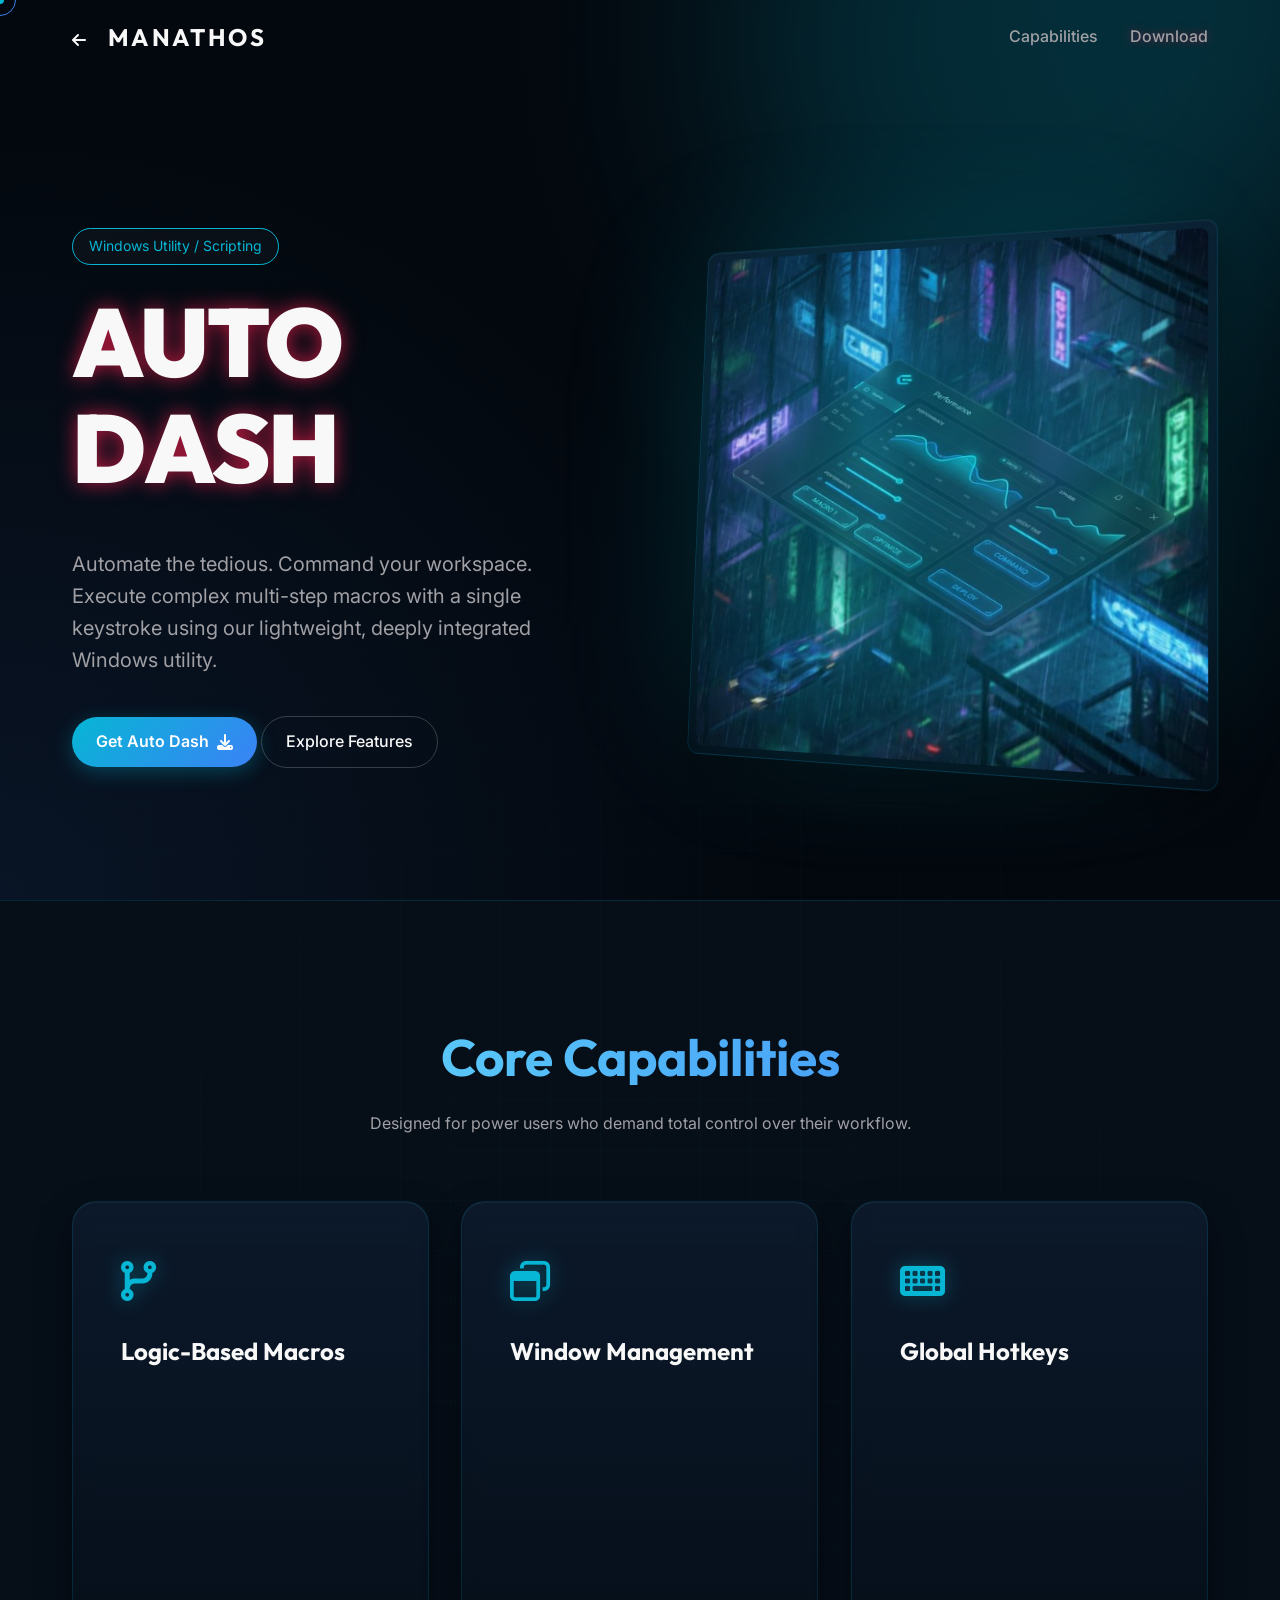
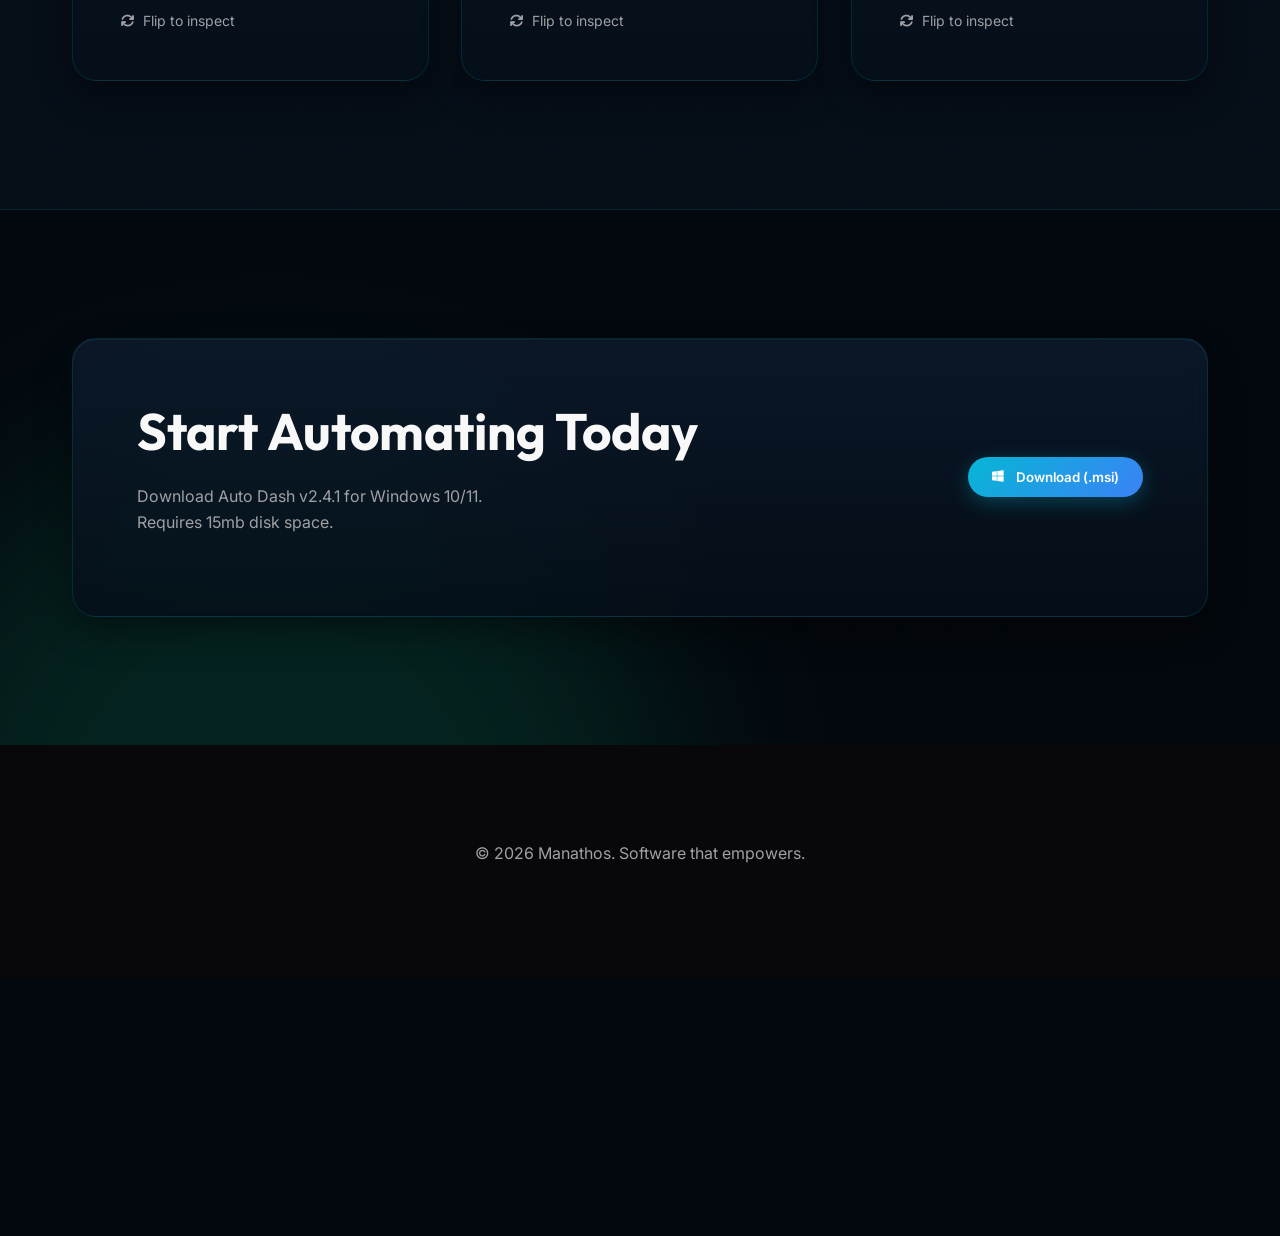
<file: auto-dash.html>
<!DOCTYPE html>
<html lang="en" class="theme-app">

<head>
    <meta charset="UTF-8">
    <meta name="viewport" content="width=device-width, initial-scale=1.0">
    <title>Auto Dash | Manathos Creators</title>
    <!-- Fonts -->
    <link rel="preconnect" href="https://fonts.googleapis.com">
    <link rel="preconnect" href="https://fonts.gstatic.com" crossorigin>
    <link
        href="https://fonts.googleapis.com/css2?family=Inter:wght@400;500;600&family=Outfit:wght@500;700;800&display=swap"
        rel="stylesheet">
    <!-- Font Awesome -->
    <link rel="stylesheet" href="https://cdnjs.cloudflare.com/ajax/libs/font-awesome/6.4.0/css/all.min.css">
    <!-- Base Styles -->
    <link rel="stylesheet" href="style.css">
</head>

<body class="theme-app">
    <!-- Custom Cursor -->
    <div class="cursor-dot" data-cursor-dot></div>
    <div class="cursor-outline" data-cursor-outline></div>

    <!-- Animated Background -->
    <div class="background-animation">
        <div class="glow-orb orb-1"></div>
        <div class="glow-orb orb-2"></div>
        <div class="grid-overlay"></div>
    </div>

    <!-- Transparent Navbar returning to Home -->
    <nav class="navbar animate-drop">
        <div class="container nav-content">
            <a href="index.html" class="logo"><i class="fa-solid fa-arrow-left"
                    style="margin-right: 12px; font-size: 1rem;"></i> MANATHOS</a>
            <ul class="nav-links">
                <li><a href="#features">Capabilities</a></li>
                <li><a href="#download" class="text-glow">Download</a></li>
            </ul>
        </div>
    </nav>

    <main>
        <!-- Clean App Hero -->
        <section class="hero app-hero">
            <div class="container">
                <div class="app-hero-layout">
                    <!-- Text Content -->
                    <div class="hero-content">
                        <span class="badge badge-app animate-fade-in stagger-1">Windows Utility / Scripting</span>
                        <h1 class="animate-fade-in stagger-2 glitch-title" data-text="AUTO DASH">AUTO DASH</h1>
                        <p class="subtitle animate-fade-in stagger-3">Automate the tedious. Command your workspace.
                            Execute complex multi-step macros with a single keystroke using our lightweight, deeply
                            integrated Windows utility.</p>
                        <div class="cta-group animate-fade-in stagger-4">
                            <a href="#download" class="btn btn-primary btn-app">Get Auto Dash <i
                                    class="fa-solid fa-download" style="margin-left:8px;"></i></a>
                            <a href="#features" class="btn btn-outline"
                                style="border-color: rgba(255,255,255,0.2);">Explore Features</a>
                        </div>
                    </div>

                    <!-- Floating App Mockup -->
                    <div class="app-mockup-container animate-fade-in stagger-3 relative">
                        <div class="glass-panel glass-app floating-mockup">
                            <img src="assets/autodash_mockup.png" alt="Auto Dash Interface" class="mockup-img">
                        </div>
                        <div class="mockup-glow"></div>
                    </div>
                </div>
            </div>
        </section>

        <!-- Feature Breakdown -->
        <section id="features" class="wrapper bg-alt">
            <div class="container">
                <div class="section-header reveal-up text-center">
                    <h2 class="gradient-app">Core Capabilities</h2>
                    <p>Designed for power users who demand total control over their workflow.</p>
                </div>

                <div class="features-grid projects-grid" style="margin-top: 4rem;">
                    <!-- Feature 1 -->
                    <div class="project-card reveal-flip" tabindex="0">
                        <div class="card-inner">
                            <div class="card-front feature-card-front glass-panel glass-app">
                                <div class="feature-icon app-icon"><i class="fa-solid fa-code-branch"></i></div>
                                <h3>Logic-Based Macros</h3>
                                <div class="interaction-hint" style="margin-top:auto;"><i
                                        class="fa-solid fa-arrows-rotate"></i> Flip to inspect</div>
                            </div>
                            <div class="card-back glass-panel glass-app">
                                <h3>Macro Execution</h3>
                                <ul>
                                    <li><i class="fa-solid fa-bolt text-app"></i> Pixel-perfect click automation</li>
                                    <li><i class="fa-solid fa-bolt text-app"></i> Conditional branching logic</li>
                                    <li><i class="fa-solid fa-bolt text-app"></i> Variable state tracking</li>
                                </ul>
                            </div>
                        </div>
                    </div>

                    <!-- Feature 2 -->
                    <div class="project-card reveal-flip delay-100" tabindex="0">
                        <div class="card-inner">
                            <div class="card-front feature-card-front glass-panel glass-app">
                                <div class="feature-icon app-icon"><i class="fa-regular fa-window-restore"></i></div>
                                <h3>Window Management</h3>
                                <div class="interaction-hint" style="margin-top:auto;"><i
                                        class="fa-solid fa-arrows-rotate"></i> Flip to inspect</div>
                            </div>
                            <div class="card-back glass-panel glass-app">
                                <h3>Workspace Control</h3>
                                <ul>
                                    <li><i class="fa-solid fa-bolt text-app"></i> Instantly snap layouts</li>
                                    <li><i class="fa-solid fa-bolt text-app"></i> Pin critical views 'always on top'
                                    </li>
                                    <li><i class="fa-solid fa-bolt text-app"></i> Hide distractions with a hotkey</li>
                                </ul>
                            </div>
                        </div>
                    </div>

                    <!-- Feature 3 -->
                    <div class="project-card reveal-flip delay-200" tabindex="0">
                        <div class="card-inner">
                            <div class="card-front feature-card-front glass-panel glass-app">
                                <div class="feature-icon app-icon"><i class="fa-solid fa-keyboard"></i></div>
                                <h3>Global Hotkeys</h3>
                                <div class="interaction-hint" style="margin-top:auto;"><i
                                        class="fa-solid fa-arrows-rotate"></i> Flip to inspect</div>
                            </div>
                            <div class="card-back glass-panel glass-app">
                                <h3>Input Override</h3>
                                <ul>
                                    <li><i class="fa-solid fa-bolt text-app"></i> Remap physical keys entirely</li>
                                    <li><i class="fa-solid fa-bolt text-app"></i> Context-sensitive bindings</li>
                                    <li><i class="fa-solid fa-bolt text-app"></i> Intercept and block inputs</li>
                                </ul>
                            </div>
                        </div>
                    </div>
                </div>
            </div>
        </section>

        <!-- Download Banner -->
        <section id="download" class="wrapper">
            <div class="container reveal-up">
                <div class="glass-panel glass-app download-banner"
                    style="display: flex; justify-content: space-between; align-items: center; padding: 4rem;">
                    <div class="download-info">
                        <h2>Start Automating Today</h2>
                        <p style="margin-top: 1rem; color: #a0a0a5;">Download Auto Dash v2.4.1 for Windows
                            10/11.<br>Requires 15mb disk space.</p>
                    </div>
                    <div class="download-action">
                        <button class="btn btn-primary btn-app btn-large"><i class="fa-brands fa-windows"
                                style="margin-right: 12px;"></i> Download (.msi)</button>
                    </div>
                </div>
            </div>
        </section>
    </main>

    <footer>
        <div class="container text-center" style="padding: 4rem 0;">
            <p>&copy; 2026 Manathos. Software that empowers.</p>
        </div>
    </footer>

    <!-- Back to Top Button -->
    <button id="backToTop" class="back-to-top" aria-label="Back to Top">
        <i class="fa-solid fa-arrow-up"></i>
    </button>

    <script src="script.js"></script>
</body>

</html>
</file>
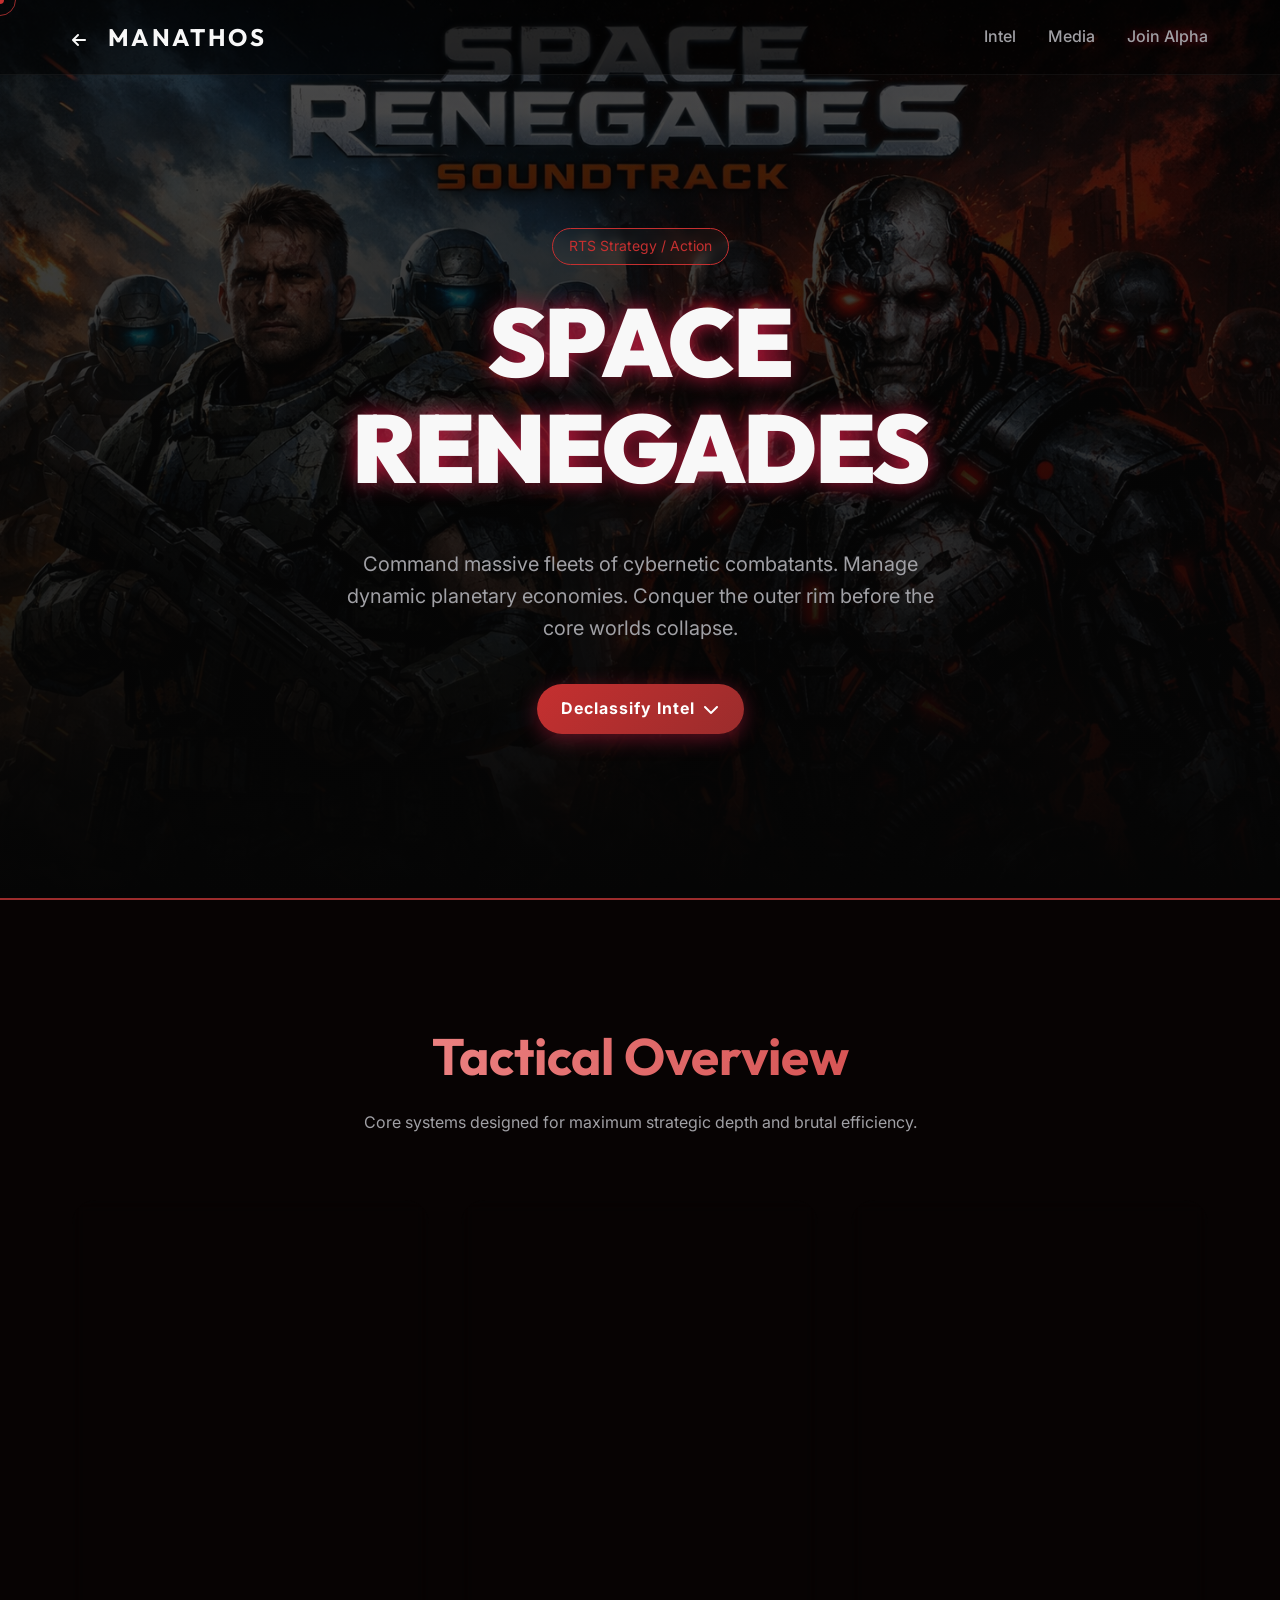
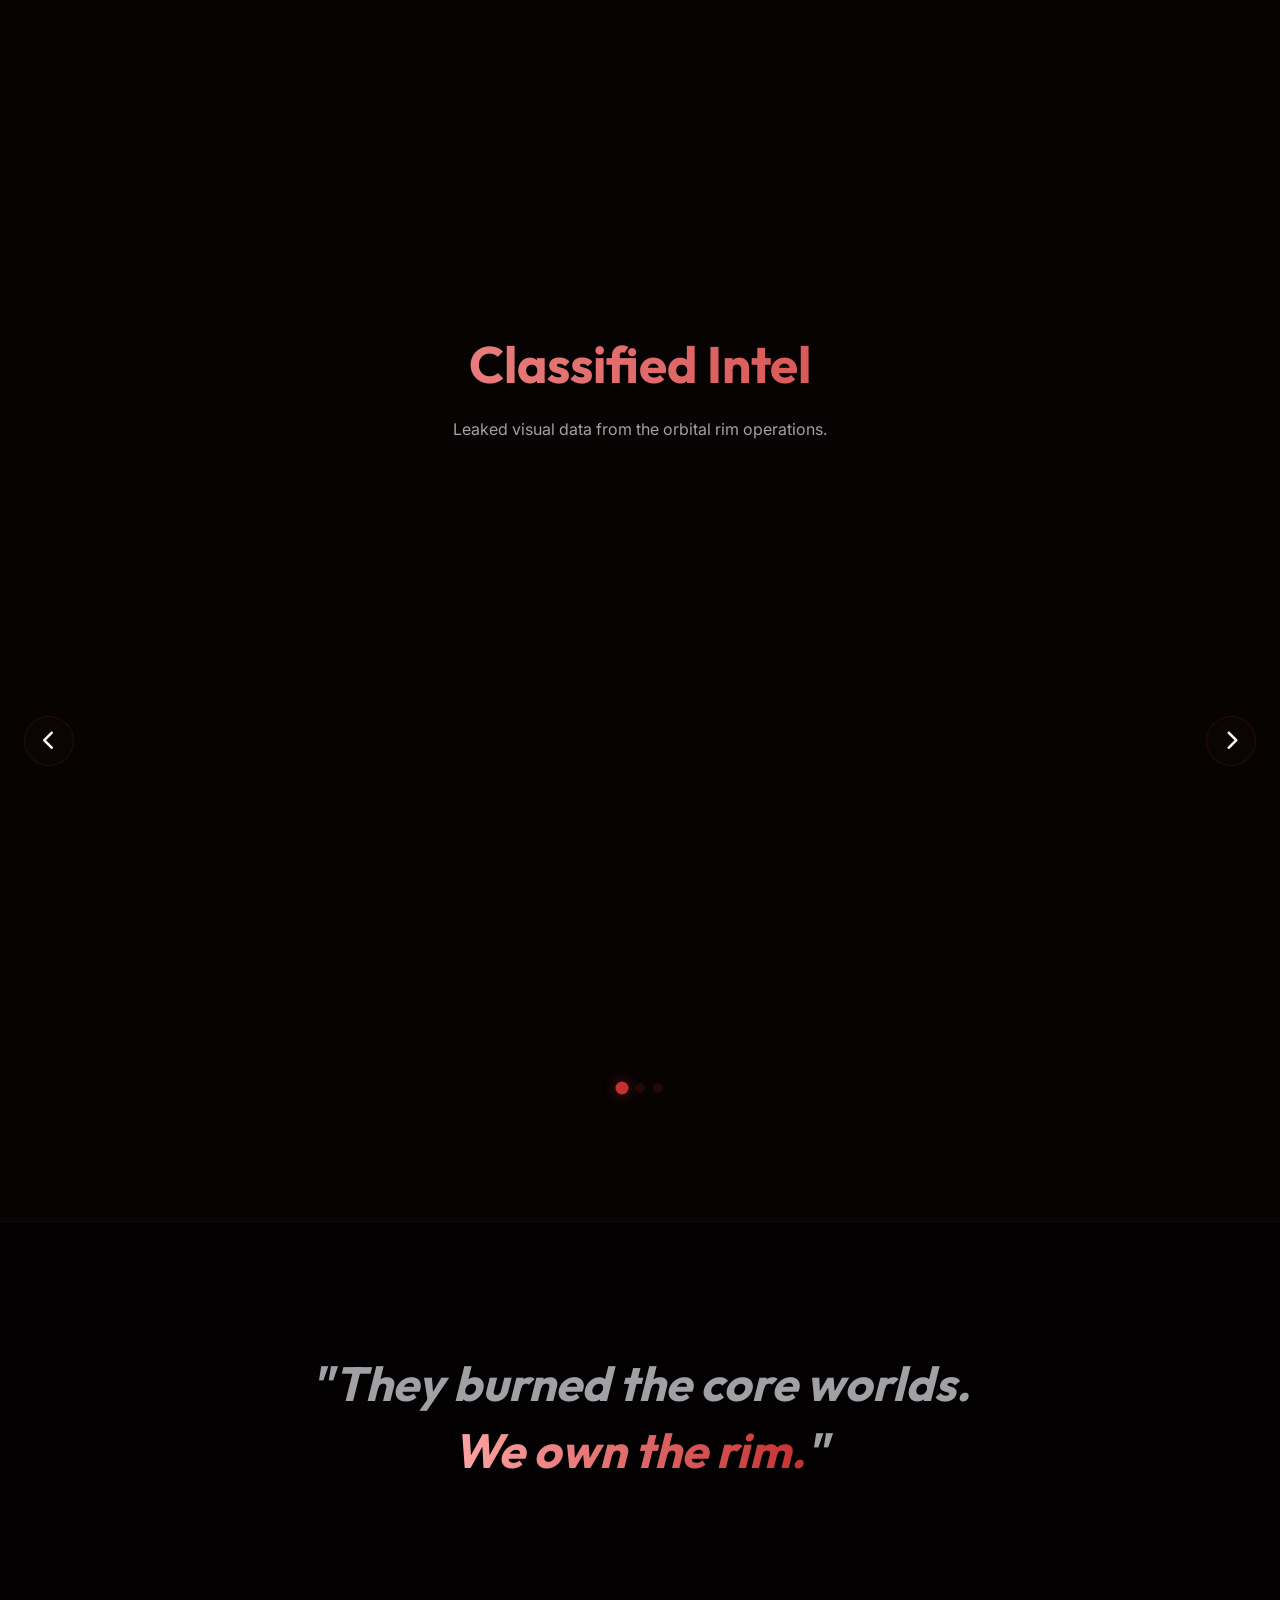
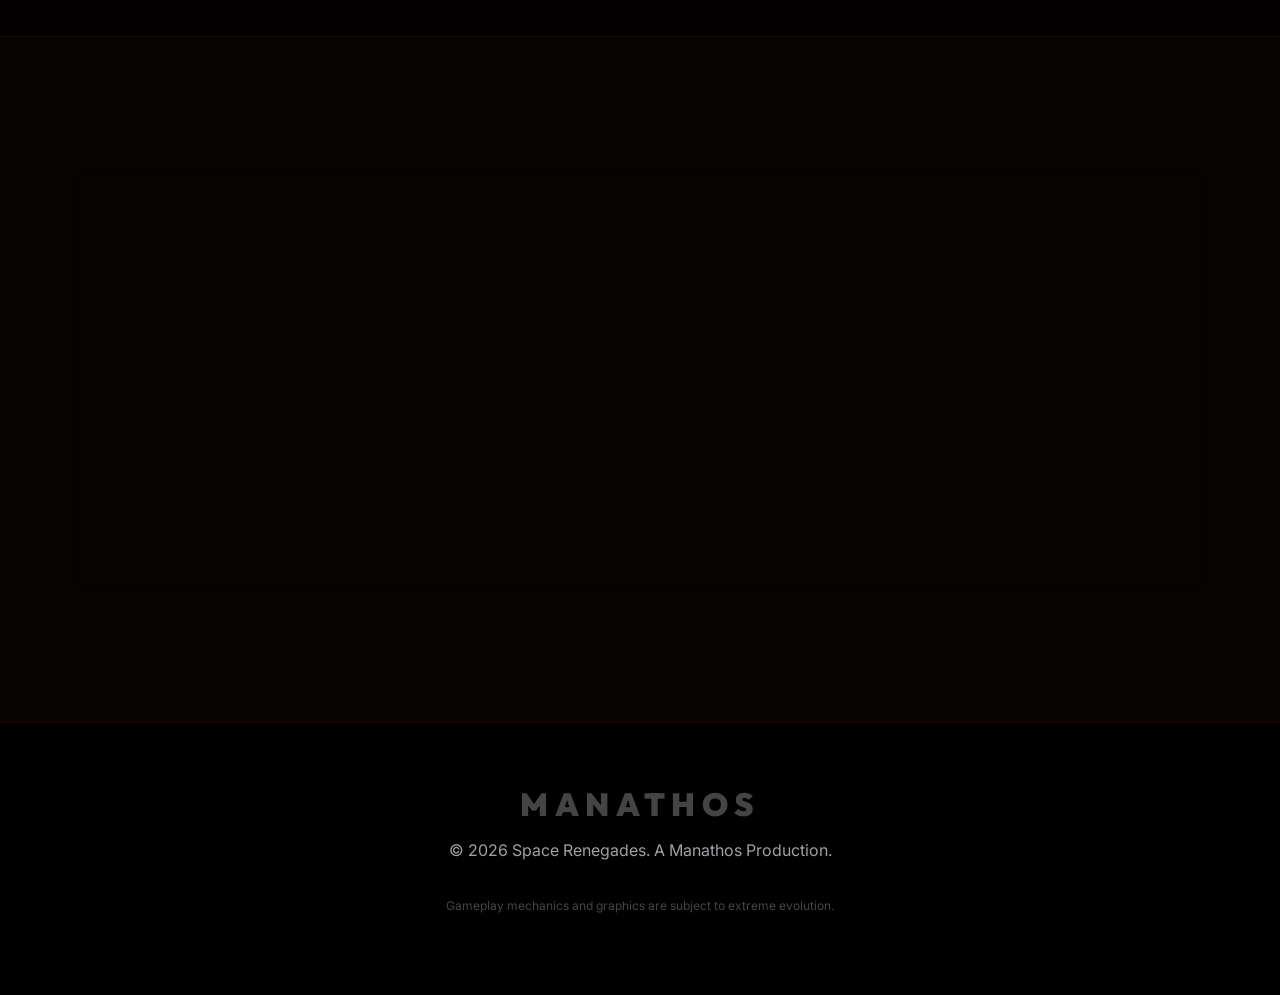
<file: space-renegades.html>
<!DOCTYPE html>
<html lang="en" class="dark theme-game">

<head>
    <meta charset="UTF-8">
    <meta name="viewport" content="width=device-width, initial-scale=1.0">
    <title>Space Renegades | Manathos Games</title>
    <meta name="description"
        content="Space Renegades - A gritty, fast-paced Real-Time Strategy game set in the outer rims with massive cyborg armies.">

    <link rel="preconnect" href="https://fonts.googleapis.com">
    <link rel="preconnect" href="https://fonts.gstatic.com" crossorigin>
    <link
        href="https://fonts.googleapis.com/css2?family=Inter:wght@300;400;500;600&family=Outfit:wght@300;500;700;900&display=swap"
        rel="stylesheet">

    <link rel="stylesheet" href="style.css">

    <link rel="stylesheet" href="https://cdnjs.cloudflare.com/ajax/libs/font-awesome/6.4.0/css/all.min.css">
</head>

<body>
    <!-- Custom Cursor using main logic -->
    <div class="cursor-dot" data-cursor-dot></div>
    <div class="cursor-outline" data-cursor-outline></div>

    <div class="background-effects force-dark">
        <!-- Re-using orb logic but overridden by theme-game CSS -->
        <div class="glow-orb orb-1"></div>
        <div class="glow-orb orb-2"></div>
        <div class="grid-overlay"></div>
    </div>

    <!-- Transparent Navbar returning to Home -->
    <nav class="navbar animate-drop game-nav">
        <div class="container nav-content">
            <a href="index.html" class="logo"><i class="fa-solid fa-arrow-left"
                    style="margin-right: 12px; font-size: 1rem;"></i> MANATHOS</a>
            <ul class="nav-links">
                <li><a href="#features">Intel</a></li>
                <li><a href="#media">Media</a></li>
                <li><a href="#alpha" class="text-glow">Join Alpha</a></li>
            </ul>
        </div>
    </nav>

    <main>
        <!-- Massive Parallax Hero using the game art -->
        <section class="hero game-hero parallax-bg">
            <div class="hero-overlay"></div>
            <div class="container hero-content text-center">
                <span class="badge badge-game animate-fade-in stagger-1">RTS Strategy / Action</span>
                <h1 class="animate-fade-in stagger-2 glitch-title" data-text="SPACE RENEGADES">SPACE RENEGADES</h1>
                <p class="subtitle animate-fade-in stagger-3">Command massive fleets of cybernetic combatants. Manage
                    dynamic planetary economies. Conquer the outer rim before the core worlds collapse.</p>
                <div class="cta-group animate-fade-in stagger-4 flex-center">
                    <a href="#features" class="btn btn-primary btn-game">Declassify Intel <i
                            class="fa-solid fa-chevron-down" style="margin-left:8px;"></i></a>
                </div>
            </div>
        </section>

        <section id="features" class="game-features wrapper">
            <div class="container">
                <div class="section-header reveal-up text-center">
                    <h2 class="gradient-game">Tactical Overview</h2>
                    <p>Core systems designed for maximum strategic depth and brutal efficiency.</p>
                </div>

                <div class="features-grid projects-grid">
                    <!-- Feature 1 -->
                    <div class="project-card reveal-flip" tabindex="0">
                        <div class="card-inner">
                            <div class="card-front feature-card-front glass-panel glass-game">
                                <div class="feature-icon"><i class="fa-solid fa-users-viewfinder"></i></div>
                                <h3>Massive Scale Battles</h3>
                                <div class="interaction-hint" style="margin-top:auto;"><i
                                        class="fa-solid fa-arrows-rotate"></i> Flip for Intel</div>
                            </div>
                            <div class="card-back glass-panel glass-game">
                                <h3>Tactical Breakdown</h3>
                                <ul>
                                    <li><i class="fa-solid fa-check"></i> Thousands of simulated units</li>
                                    <li><i class="fa-solid fa-check"></i> Custom heavy pathing engine</li>
                                    <li><i class="fa-solid fa-check"></i> Dynamic squad formations</li>
                                </ul>
                            </div>
                        </div>
                    </div>

                    <!-- Feature 2 -->
                    <div class="project-card reveal-flip delay-100" tabindex="0">
                        <div class="card-inner">
                            <div class="card-front feature-card-front glass-panel glass-game">
                                <div class="feature-icon"><i class="fa-solid fa-gem"></i></div>
                                <h3>Dynamic Resource Flow</h3>
                                <div class="interaction-hint" style="margin-top:auto;"><i
                                        class="fa-solid fa-arrows-rotate"></i> Flip for Intel</div>
                            </div>
                            <div class="card-back glass-panel glass-game">
                                <h3>Logistics Breakdown</h3>
                                <ul>
                                    <li><i class="fa-solid fa-check"></i> Extract from tectonic vents</li>
                                    <li><i class="fa-solid fa-check"></i> Interceptable supply convoys</li>
                                    <li><i class="fa-solid fa-check"></i> Deep economic sabotage</li>
                                </ul>
                            </div>
                        </div>
                    </div>

                    <!-- Feature 3 -->
                    <div class="project-card reveal-flip delay-200" tabindex="0">
                        <div class="card-inner">
                            <div class="card-front feature-card-front glass-panel glass-game">
                                <div class="feature-icon"><i class="fa-solid fa-microchip"></i></div>
                                <h3>Neural-Net AI</h3>
                                <div class="interaction-hint" style="margin-top:auto;"><i
                                        class="fa-solid fa-arrows-rotate"></i> Flip for Intel</div>
                            </div>
                            <div class="card-back glass-panel glass-game">
                                <h3>AI Breakdown</h3>
                                <ul>
                                    <li><i class="fa-solid fa-check"></i> Adapts to your deployments</li>
                                    <li><i class="fa-solid fa-check"></i> Learns map choke-points</li>
                                    <li><i class="fa-solid fa-check"></i> Counter-measures automatically built</li>
                                </ul>
                            </div>
                        </div>
                    </div>
                </div>
            </div>
        </section>

        <!-- Media Grid (In-game Screenshots) -->
        <section id="media" class="wrapper">
            <div class="container">
                <div class="section-header reveal-up text-center">
                    <h2 class="gradient-game">Classified Intel</h2>
                    <p>Leaked visual data from the orbital rim operations.</p>
                </div>
                <div class="carousel-container">
                    <button class="carousel-btn prev-btn" aria-label="Previous Slide"><i
                            class="fa-solid fa-chevron-left"></i></button>

                    <div class="carousel-viewport">
                        <div class="carousel-track">
                            <div class="media-item glass-panel glass-game carousel-slide active">
                                <img src="assets/media/isometric.png" alt="RTS Isometric Gameplay" loading="lazy">
                                <div class="media-overlay"><span>Combat Footage #0942</span></div>
                            </div>
                            <div class="media-item glass-panel glass-game carousel-slide">
                                <img src="assets/media/command_ui.png" alt="Command HUD UI" loading="lazy">
                                <div class="media-overlay"><span>Command Terminal Intercept</span></div>
                            </div>
                            <div class="media-item glass-panel glass-game carousel-slide">
                                <img src="assets/media/orbital.png" alt="Orbital Space Battle" loading="lazy">
                                <div class="media-overlay"><span>Planetary Bombardment Footage</span></div>
                            </div>
                        </div>
                    </div>

                    <button class="carousel-btn next-btn" aria-label="Next Slide"><i
                            class="fa-solid fa-chevron-right"></i></button>

                    <div class="carousel-dots">
                        <span class="dot active"></span>
                        <span class="dot"></span>
                        <span class="dot"></span>
                    </div>
                </div>
            </div>
        </section>

        <!-- Large full-width banner bridging features and CTA -->
        <section class="quote-banner reveal-up">
            <div class="container text-center">
                <h2 class="quote-text">"They burned the core worlds.<br><span class="gradient-game">We own the
                        rim.</span>"</h2>
            </div>
        </section>

        <!-- Pre-Alpha Call to Action -->
        <section id="alpha" class="alpha-cta wrapper">
            <div class="container reveal-up">
                <div class="glass-panel glass-game text-center pulse-border">
                    <i class="fa-solid fa-rocket large-icon glow-icon"></i>
                    <h2>Enlist for Closed Alpha</h2>
                    <p>The servers are booting up. Secure your command code and report for combat testing.</p>
                    <form class="alpha-form">
                        <div class="input-group">
                            <input type="email" id="alpha-email" required placeholder=" ">
                            <label for="alpha-email">Enter Secure Comms Channel</label>
                        </div>
                        <button type="submit" class="btn btn-primary btn-game">Request Access <i
                                class="fa-solid fa-satellite-dish" style="margin-left: 8px;"></i></button>
                    </form>
                </div>
            </div>
        </section>
    </main>

    <footer class="game-footer">
        <div class="container text-center">
            <h2 class="glitch-title" data-text="MANATHOS">MANATHOS</h2>
            <p>&copy; 2026 Space Renegades. A Manathos Production.</p>
            <p class="disclaimer">Gameplay mechanics and graphics are subject to extreme evolution.</p>
        </div>
    </footer>
    <!-- Back to Top Button -->
    <button id="backToTop" class="back-to-top" aria-label="Back to Top">
        <i class="fa-solid fa-arrow-up"></i>
    </button>

    <script src="script.js"></script>
</body>

</html>
</file>
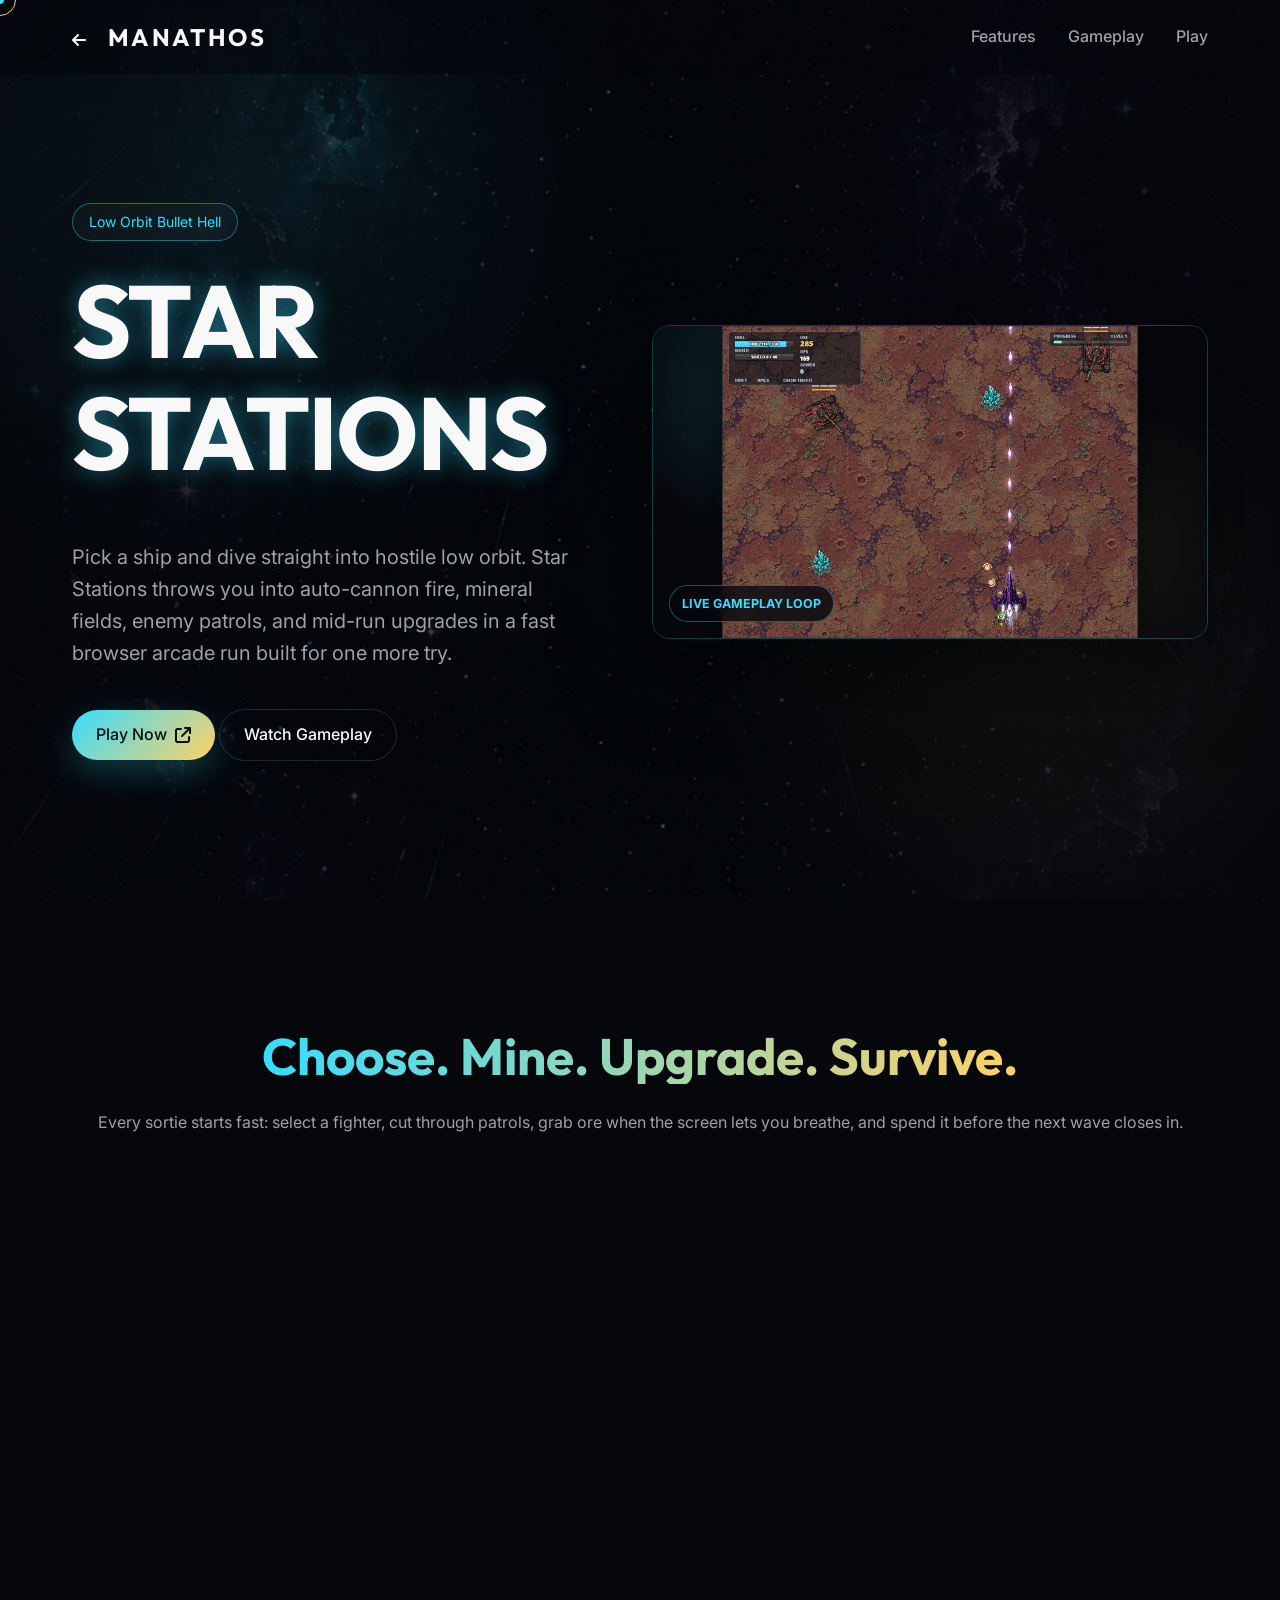
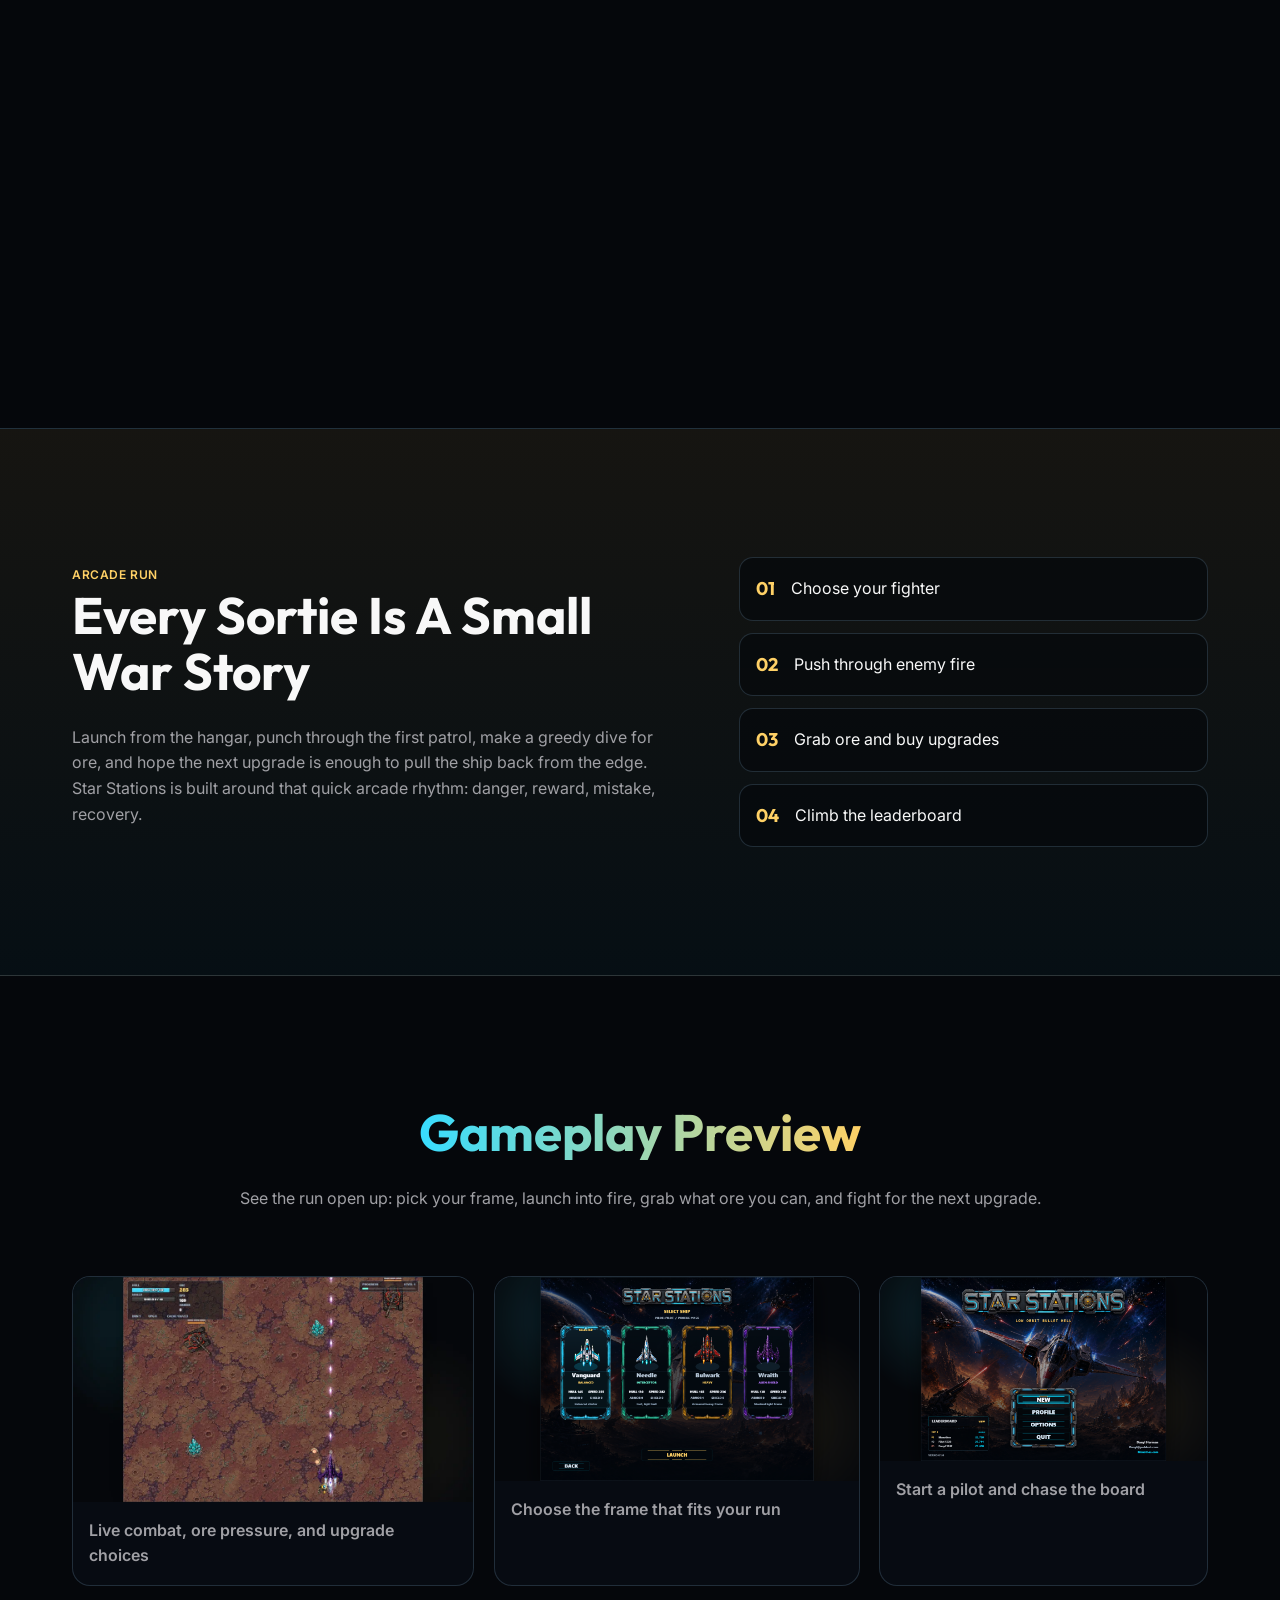
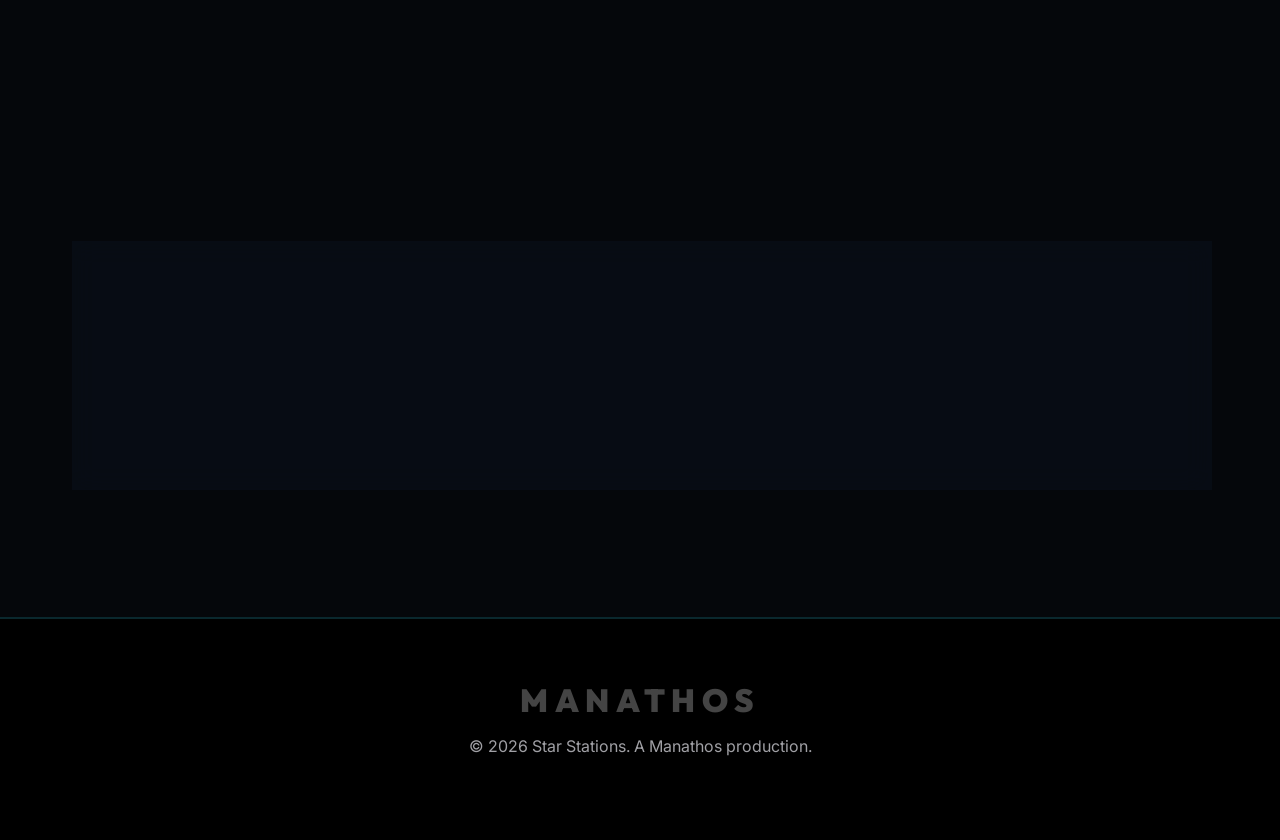
<file: star-stations.html>
<!DOCTYPE html>
<html lang="en" class="theme-starstations">

<head>
    <meta charset="UTF-8">
    <meta name="viewport" content="width=device-width, initial-scale=1.0">
    <title>Star Stations | Manathos Games</title>
    <meta name="description"
        content="Play Star Stations, a fast browser bullet hell where pilots choose a ship, blast enemy patrols, mine ore, buy emergency upgrades, and chase the leaderboard.">

    <link rel="preconnect" href="https://fonts.googleapis.com">
    <link rel="preconnect" href="https://fonts.gstatic.com" crossorigin>
    <link
        href="https://fonts.googleapis.com/css2?family=Inter:wght@300;400;500;600&family=Outfit:wght@300;500;700;900&display=swap"
        rel="stylesheet">

    <link rel="stylesheet" href="style.css">
    <link rel="stylesheet" href="https://cdnjs.cloudflare.com/ajax/libs/font-awesome/6.4.0/css/all.min.css">
</head>

<body class="theme-starstations">
    <div class="cursor-dot" data-cursor-dot></div>
    <div class="cursor-outline" data-cursor-outline></div>

    <div class="background-effects starfield-effects">
        <div class="grid-overlay"></div>
    </div>

    <nav class="navbar animate-drop">
        <div class="container nav-content">
            <a href="index.html" class="logo"><i class="fa-solid fa-arrow-left"
                    style="margin-right: 12px; font-size: 1rem;"></i> MANATHOS</a>
            <ul class="nav-links">
                <li><a href="#systems">Features</a></li>
                <li><a href="#media">Gameplay</a></li>
                <li><a href="https://play.manathos.com" target="_blank" rel="noopener">Play</a></li>
            </ul>
        </div>
    </nav>

    <main>
        <section class="star-hero">
            <div class="star-hero-bg" aria-hidden="true"></div>
            <div class="container star-hero-layout">
                <div class="star-hero-copy">
                    <span class="badge badge-star animate-fade-in stagger-1">Low Orbit Bullet Hell</span>
                    <h1 class="animate-fade-in stagger-2">STAR STATIONS</h1>
                    <p class="subtitle animate-fade-in stagger-3">Pick a ship and dive straight into hostile low orbit.
                        Star Stations throws you into auto-cannon fire, mineral fields, enemy patrols, and mid-run
                        upgrades in a fast browser arcade run built for one more try.
                    </p>
                    <div class="cta-group animate-fade-in stagger-4">
                        <a href="https://play.manathos.com" target="_blank" rel="noopener"
                            class="btn btn-primary btn-star">Play Now <i class="fa-solid fa-arrow-up-right-from-square"
                                style="margin-left: 8px;"></i></a>
                        <a href="#media" class="btn btn-outline">Watch Gameplay</a>
                    </div>
                </div>
                <div class="star-hero-art animate-fade-in stagger-3">
                    <picture>
                        <source srcset="assets/starstations/star-stations-gameplay-preview.webp" type="image/webp">
                        <img src="assets/starstations/star-stations-gameplay-poster.png"
                            alt="Animated Star Stations gameplay with combat, mining, and upgrade choices">
                    </picture>
                    <span class="star-preview-label">Live gameplay loop</span>
                </div>
            </div>
        </section>

        <section id="systems" class="wrapper">
            <div class="container">
                <div class="section-header reveal-up">
                    <h2 class="gradient-text">Choose. Mine. Upgrade. Survive.</h2>
                    <p>Every sortie starts fast: select a fighter, cut through patrols, grab ore when the screen lets you breathe, and spend it before the next wave closes in.</p>
                </div>

                <div class="star-flip-grid">
                    <article class="project-card star-system-card reveal-flip" tabindex="0">
                        <div class="card-inner">
                            <div class="card-front star-card-front">
                                <i class="fa-solid fa-shuttle-space"></i>
                                <span class="project-tag tag-cyan">Ship Class</span>
                                <h3>Pick Your Fighter</h3>
                                <p>Fly balanced, fast, armored, or shielded. The ship you choose changes how bold you can be.</p>
                                <span class="interaction-hint">Flip to inspect <i class="fa-solid fa-rotate"></i></span>
                            </div>
                            <div class="card-back star-card-back">
                                <h3>Four Frames</h3>
                                <ul>
                                    <li><i class="fa-solid fa-bolt"></i> Vanguard balanced starter</li>
                                    <li><i class="fa-solid fa-gauge-high"></i> Needle high-speed interceptor</li>
                                    <li><i class="fa-solid fa-shield-halved"></i> Bulwark and Wraith defensive picks</li>
                                </ul>
                            </div>
                        </div>
                    </article>
                    <article class="project-card star-system-card reveal-flip delay-100" tabindex="0">
                        <div class="card-inner">
                            <div class="card-front star-card-front">
                                <i class="fa-solid fa-crosshairs"></i>
                                <span class="project-tag tag-gold">Combat</span>
                                <h3>Thread The Fire</h3>
                                <p>Your ship tracks the pointer while cannons carve a path through a sky full of return fire.</p>
                                <span class="interaction-hint">Flip to inspect <i class="fa-solid fa-rotate"></i></span>
                            </div>
                            <div class="card-back star-card-back">
                                <h3>Arcade Control</h3>
                                <ul>
                                    <li><i class="fa-solid fa-location-crosshairs"></i> Pointer-driven dodging</li>
                                    <li><i class="fa-solid fa-bullseye"></i> Constant forward fire</li>
                                    <li><i class="fa-solid fa-burst"></i> Explosions, score bursts, and near misses</li>
                                </ul>
                            </div>
                        </div>
                    </article>
                    <article class="project-card star-system-card reveal-flip delay-200" tabindex="0">
                        <div class="card-inner">
                            <div class="card-front star-card-front">
                                <i class="fa-solid fa-gem"></i>
                                <span class="project-tag tag-cyan">Ore Rush</span>
                                <h3>Mine Under Pressure</h3>
                                <p>Glowing crystal fields tempt you off the safe line. More ore means stronger choices later.</p>
                                <span class="interaction-hint">Flip to inspect <i class="fa-solid fa-rotate"></i></span>
                            </div>
                            <div class="card-back star-card-back">
                                <h3>Risk Pays</h3>
                                <ul>
                                    <li><i class="fa-solid fa-coins"></i> Collect ore during combat</li>
                                    <li><i class="fa-solid fa-robot"></i> Drones help feed the economy</li>
                                    <li><i class="fa-solid fa-box"></i> Cache pressure keeps runs moving</li>
                                </ul>
                            </div>
                        </div>
                    </article>
                    <article class="project-card star-system-card reveal-flip" tabindex="0">
                        <div class="card-inner">
                            <div class="card-front star-card-front">
                                <i class="fa-solid fa-arrow-trend-up"></i>
                                <span class="project-tag tag-gold">Upgrades</span>
                                <h3>Spend Ore Fast</h3>
                                <p>When emergency tech appears, pick the upgrade that keeps the run alive a little longer.</p>
                                <span class="interaction-hint">Flip to inspect <i class="fa-solid fa-rotate"></i></span>
                            </div>
                            <div class="card-back star-card-back">
                                <h3>Emergency Tech</h3>
                                <ul>
                                    <li><i class="fa-solid fa-shield-halved"></i> Defensive support cards</li>
                                    <li><i class="fa-solid fa-rocket"></i> Firepower boosts</li>
                                    <li><i class="fa-solid fa-clock"></i> Quick choices in the middle of danger</li>
                                </ul>
                            </div>
                        </div>
                    </article>
                    <article class="project-card star-system-card reveal-flip delay-100" tabindex="0">
                        <div class="card-inner">
                            <div class="card-front star-card-front">
                                <i class="fa-solid fa-tower-broadcast"></i>
                                <span class="project-tag tag-cyan">Enemy Waves</span>
                                <h3>Break The Patrol</h3>
                                <p>Turret ships, red fighters, laser lines, and angled shots turn the whole screen hostile.</p>
                                <span class="interaction-hint">Flip to inspect <i class="fa-solid fa-rotate"></i></span>
                            </div>
                            <div class="card-back star-card-back">
                                <h3>Pressure Stack</h3>
                                <ul>
                                    <li><i class="fa-solid fa-crosshairs"></i> Enemy health bars</li>
                                    <li><i class="fa-solid fa-wand-sparkles"></i> Tracking laser pressure</li>
                                    <li><i class="fa-solid fa-triangle-exclamation"></i> Fire lanes from multiple angles</li>
                                </ul>
                            </div>
                        </div>
                    </article>
                    <article class="project-card star-system-card reveal-flip delay-200" tabindex="0">
                        <div class="card-inner">
                            <div class="card-front star-card-front">
                                <i class="fa-solid fa-ranking-star"></i>
                                <span class="project-tag tag-gold">Leaderboard</span>
                                <h3>Chase The Board</h3>
                                <p>Every run has a score to beat, a rank to climb, and a pilot name waiting to be replaced.</p>
                                <span class="interaction-hint">Flip to inspect <i class="fa-solid fa-rotate"></i></span>
                            </div>
                            <div class="card-back star-card-back">
                                <h3>One More Try</h3>
                                <ul>
                                    <li><i class="fa-solid fa-table-list"></i> Title-screen leaderboard</li>
                                    <li><i class="fa-solid fa-star"></i> Points from enemy kills</li>
                                    <li><i class="fa-solid fa-rotate-right"></i> Fast restart energy</li>
                                </ul>
                            </div>
                        </div>
                    </article>
                </div>
            </div>
        </section>

        <section class="wrapper station-loop">
            <div class="container">
                <div class="loop-layout reveal-up">
                    <div>
                        <span class="project-tag tag-gold">Arcade Run</span>
                        <h2>Every Sortie Is A Small War Story</h2>
                        <p>Launch from the hangar, punch through the first patrol, make a greedy dive for ore, and hope
                            the next upgrade is enough to pull the ship back from the edge. Star Stations is built around
                            that quick arcade rhythm: danger, reward, mistake, recovery.</p>
                    </div>
                    <div class="loop-steps">
                        <div><strong>01</strong><span>Choose your fighter</span></div>
                        <div><strong>02</strong><span>Push through enemy fire</span></div>
                        <div><strong>03</strong><span>Grab ore and buy upgrades</span></div>
                        <div><strong>04</strong><span>Climb the leaderboard</span></div>
                    </div>
                </div>
            </div>
        </section>

        <section id="media" class="wrapper">
            <div class="container">
                <div class="section-header reveal-up">
                    <h2 class="gradient-text">Gameplay Preview</h2>
                    <p>See the run open up: pick your frame, launch into fire, grab what ore you can, and fight for the next upgrade.</p>
                </div>
                <div class="media-grid">
                    <figure class="media-panel reveal-up">
                        <picture>
                            <source srcset="assets/starstations/star-stations-gameplay-preview.webp" type="image/webp">
                            <img src="assets/starstations/star-stations-gameplay-poster.png"
                                alt="Animated Star Stations gameplay with enemy fire and upgrade choices">
                        </picture>
                        <figcaption>Live combat, ore pressure, and upgrade choices</figcaption>
                    </figure>
                    <figure class="media-panel reveal-up delay-100">
                        <img src="assets/starstations/live-ship-select.png" alt="Star Stations current ship selection screen">
                        <figcaption>Choose the frame that fits your run</figcaption>
                    </figure>
                    <figure class="media-panel reveal-up delay-200">
                        <img src="assets/starstations/live-main-menu.png" alt="Star Stations current main menu and leaderboard">
                        <figcaption>Start a pilot and chase the board</figcaption>
                    </figure>
                </div>
            </div>
        </section>

        <section class="wrapper">
            <div class="container reveal-up">
                <div class="star-cta glass-panel">
                    <div>
                        <span class="project-tag tag-cyan">Playable Now</span>
                        <h2>Ready For Low Orbit?</h2>
                        <p>The current browser build is live. Pick a ship, push your score, and see how long you can keep the run alive.</p>
                    </div>
                    <a href="https://play.manathos.com" target="_blank" rel="noopener"
                        class="btn btn-primary btn-star">Play Star Stations</a>
                </div>
            </div>
        </section>
    </main>

    <footer class="game-footer star-footer">
        <div class="container text-center">
            <h2 class="glitch-title" data-text="MANATHOS">MANATHOS</h2>
            <p>&copy; 2026 Star Stations. A Manathos production.</p>
        </div>
    </footer>

    <button id="backToTop" class="back-to-top" aria-label="Back to Top">
        <i class="fa-solid fa-arrow-up"></i>
    </button>

    <script src="script.js"></script>
</body>

</html>
</file>
<file: style.css>
/* ==========================================
   CSS VARIABLES & DESIGN SYSTEM
   ========================================== */
:root {
    /* Color Palette - Premium Dark Theme */
    --bg-base: #0a0a0c;
    --bg-surface: #13141a;
    --bg-glass: rgba(19, 20, 26, 0.6);
    --border-glass: rgba(255, 255, 255, 0.08);

    --text-main: #f8f8f8;
    --text-muted: #a0a0a5;

    /* Vibrant Gradients & Accents */
    --accent-1: #6366f1;
    /* Indigo */
    --accent-2: #a855f7;
    /* Purple */
    --accent-3: #ec4899;
    /* Pink */

    --gradient-primary: linear-gradient(135deg, var(--accent-1), var(--accent-2));
    --gradient-text: linear-gradient(to right, var(--accent-1), var(--accent-3));

    /* Typography */
    --font-heading: 'Outfit', sans-serif;
    --font-body: 'Inter', sans-serif;

    /* Transitions & Shadows */
    --transition-fast: 0.2s cubic-bezier(0.4, 0, 0.2, 1);
    --transition-smooth: 0.6s cubic-bezier(0.22, 1, 0.36, 1);
    --transition-bounce: 0.8s cubic-bezier(0.34, 1.56, 0.64, 1);

    --shadow-glow: 0 0 30px rgba(99, 102, 241, 0.2);
    --shadow-card: 0 20px 40px rgba(0, 0, 0, 0.4);
}

/* ==========================================
   GAME THEME OVERRIDES (Space Renegades)
   ========================================== */
html.theme-game,
.theme-game body {
    /* Muted Red / Rusted Cyborg Aesthetics */
    --accent-1: #c53030 !important;
    /* Rusted Crimson */
    --accent-2: #9b2c2c !important;
    /* Deep Blood Red */
    --accent-3: #dd6b20 !important;
    /* Burnt Orange */

    --gradient-primary: linear-gradient(135deg, var(--accent-1), var(--accent-2)) !important;
    --gradient-text: linear-gradient(to right, var(--accent-1), var(--accent-3)) !important;
    --shadow-glow: 0 0 20px rgba(197, 48, 48, 0.2) !important;
    /* Muted glow */

    --bg-base: #070303 !important;
    /* Slightly warmer dark background */
    --bg-surface: #0f0505 !important;
    --bg-glass: rgba(15, 5, 5, 0.6) !important;
    /* More transparent */
    --border-glass: rgba(197, 48, 48, 0.15) !important;
}

/* ==========================================
   RESET & BASE STYLES
   ========================================== */
* {
    margin: 0;
    padding: 0;
    box-sizing: border-box;
}

html {
    scroll-behavior: smooth;
    background-color: var(--bg-base);
    color: var(--text-main);
    font-family: var(--font-body);
    font-size: 16px;
    line-height: 1.6;
    overflow-x: hidden;
}

body {
    overflow-x: hidden;
    position: relative;
    min-height: 100vh;
}

img,
svg {
    max-width: 100%;
    display: block;
}

a {
    color: inherit;
    text-decoration: none;
    transition: var(--transition-fast);
}

ul {
    list-style: none;
}

h1,
h2,
h3,
h4,
.logo {
    font-family: var(--font-heading);
    line-height: 1.1;
    margin-bottom: 0.5em;
    font-weight: 700;
}

h1 {
    font-size: clamp(2.5rem, 5vw + 1rem, 5rem);
    letter-spacing: -0.02em;
}

h2 {
    font-size: clamp(2rem, 4vw, 3.5rem);
}

h3 {
    font-size: 1.5rem;
}

p {
    color: var(--text-muted);
    margin-bottom: 1rem;
}

/* ==========================================
   CUSTOM CURSOR
   ========================================== */
@media (pointer: fine) {
    body {
        cursor: none;
        /* Hide default cursor */
    }

    .cursor-dot {
        position: fixed;
        top: 0;
        left: 0;
        width: 8px;
        height: 8px;
        background-color: var(--accent-1);
        border-radius: 50%;
        transform: translate(-50%, -50%);
        pointer-events: none;
        z-index: 9999;
        transition: width 0.2s, height 0.2s, background-color 0.2s;
    }

    .cursor-outline {
        position: fixed;
        top: 0;
        left: 0;
        width: 32px;
        height: 32px;
        border: 1px solid var(--accent-2);
        border-radius: 50%;
        transform: translate(-50%, -50%);
        pointer-events: none;
        z-index: 9998;
        transition: width 0.2s, height 0.2s, background-color 0.2s;
    }

    /* Interactive state triggered via JS */
    .cursor-dot.hovering {
        width: 12px;
        height: 12px;
        background-color: var(--accent-3);
    }

    .cursor-outline.hovering {
        width: 60px;
        height: 60px;
        background-color: rgba(236, 72, 153, 0.1);
        border-color: var(--accent-3);
    }
}

/* ==========================================
   LAYOUT & UTILITIES
   ========================================== */
.container {
    width: 100%;
    max-width: 1200px;
    margin: 0 auto;
    padding: 0 2rem;
}

.wrapper {
    padding: 8rem 0;
}

.gradient-text {
    background: var(--gradient-text);
    -webkit-background-clip: text;
    -webkit-text-fill-color: transparent;
    background-clip: text;
    display: inline-block;
}

.glass-panel {
    background: var(--bg-glass);
    backdrop-filter: blur(12px);
    -webkit-backdrop-filter: blur(12px);
    border: 1px solid var(--border-glass);
    border-radius: 24px;
    padding: 3rem;
}

/* Background Effects */
.background-effects {
    position: fixed;
    top: 0;
    left: 0;
    width: 100vw;
    height: 100vh;
    z-index: -1;
    overflow: hidden;
    pointer-events: none;
}

.glow-orb {
    position: absolute;
    border-radius: 50%;
    filter: blur(100px);
    opacity: 0.15;
    animation: float 20s infinite alternate ease-in-out;
}

.orb-1 {
    top: -10%;
    right: -5%;
    width: 600px;
    height: 600px;
    background: var(--accent-1);
}

.orb-2 {
    bottom: -10%;
    left: -10%;
    width: 800px;
    height: 800px;
    background: var(--accent-3);
    animation-delay: -5s;
}

.grid-overlay {
    position: absolute;
    inset: 0;
    background-image: linear-gradient(var(--border-glass) 1px, transparent 1px),
        linear-gradient(90deg, var(--border-glass) 1px, transparent 1px);
    background-size: 50px 50px;
    opacity: 0.2;
    mask-image: radial-gradient(circle at center, black 0%, transparent 80%);
    -webkit-mask-image: radial-gradient(circle at center, black 0%, transparent 80%);
}

/* ==========================================
   COMPONENTS
   ========================================== */
/* Buttons */
.btn {
    display: inline-flex;
    align-items: center;
    justify-content: center;
    padding: 0.75rem 1.5rem;
    border-radius: 99px;
    font-weight: 500;
    cursor: pointer;
    font-family: var(--font-body);
}

.btn-primary {
    background: var(--gradient-primary);
    color: white;
    border: none;
    position: relative;
    overflow: hidden;
    z-index: 1;
}

.btn-primary::before {
    content: '';
    position: absolute;
    top: 0;
    left: 0;
    right: 0;
    bottom: 0;
    background: linear-gradient(135deg, var(--accent-2), var(--accent-3));
    z-index: -1;
    opacity: 0;
    transition: var(--transition-fast);
}

.btn-primary:hover::before {
    opacity: 1;
}

.btn-primary:hover {
    box-shadow: var(--shadow-glow);
    transform: translateY(-2px);
}

.btn-outline {
    border: 1px solid var(--border-glass);
    background: transparent;
    color: var(--text-main);
}

.btn-outline:hover {
    background: var(--bg-surface);
    border-color: var(--text-muted);
}

.btn-sm {
    padding: 0.5rem 1rem;
    font-size: 0.875rem;
}

.btn-icon {
    width: 44px;
    height: 44px;
    padding: 0;
}

/* Navigation */
.navbar {
    position: fixed;
    top: 0;
    width: 100%;
    z-index: 100;
    padding: 1.5rem 0;
    transition: var(--transition-fast);
}

.navbar.scrolled {
    padding: 1rem 0;
    background: var(--bg-glass);
    backdrop-filter: blur(10px);
    border-bottom: 1px solid var(--border-glass);
}

.nav-content {
    display: flex;
    justify-content: space-between;
    align-items: center;
}

.logo {
    margin: 0;
    font-size: 1.5rem;
    letter-spacing: 0.1em;
}

.nav-links {
    display: flex;
    gap: 2rem;
}

.nav-links a {
    font-weight: 500;
    color: var(--text-muted);
}

.nav-links a:hover {
    color: var(--text-main);
}

/* ==========================================
   SECTIONS
   ========================================== */
/* Hero Section */
.hero {
    min-height: 100vh;
    display: flex;
    flex-direction: column;
    justify-content: center;
    position: relative;
}

.hero-content {
    max-width: 800px;
    position: relative;
    z-index: 10;
}

.badge {
    display: inline-block;
    padding: 0.4rem 1rem;
    border-radius: 99px;
    border: 1px solid var(--border-glass);
    background: rgba(255, 255, 255, 0.03);
    font-size: 0.875rem;
    color: var(--accent-1);
    margin-bottom: 1.5rem;
    backdrop-filter: blur(4px);
}

.subtitle {
    font-size: 1.25rem;
    max-width: 600px;
    margin-bottom: 2.5rem;
}

.scroll-indicator {
    position: absolute;
    bottom: 2rem;
    left: 50%;
    transform: translateX(-50%);
    display: flex;
    flex-direction: column;
    align-items: center;
    gap: 0.5rem;
    color: var(--text-muted);
    font-size: 0.875rem;
}

.mouse {
    width: 24px;
    height: 36px;
    border: 2px solid var(--text-muted);
    border-radius: 12px;
    position: relative;
}

.wheel {
    width: 4px;
    height: 8px;
    background: var(--text-main);
    border-radius: 2px;
    position: absolute;
    top: 4px;
    left: 50%;
    transform: translateX(-50%);
    animation: scroll 1.5s infinite;
}

/* Projects Section */
.section-header {
    margin-bottom: 4rem;
    text-align: center;
}

.projects-grid {
    display: grid;
    grid-template-columns: repeat(auto-fit, minmax(320px, 1fr));
    gap: 2.5rem;
    perspective: 1000px;
    /* Required for 3D flip */
}

/* 3D Flip Card Implementation */
.project-card {
    height: 480px;
    background: transparent;
    cursor: pointer;
    border-radius: 24px;
    outline: none;
}

.card-inner {
    position: relative;
    width: 100%;
    height: 100%;
    text-align: left;
    transition: transform 0.8s cubic-bezier(0.175, 0.885, 0.32, 1.275);
    transform-style: preserve-3d;
    border-radius: 24px;
}

/* Trigger flip on hover or focus */
.project-card:hover .card-inner,
.project-card:focus .card-inner {
    transform: rotateY(180deg);
}

.card-front,
.card-back {
    position: absolute;
    width: 100%;
    height: 100%;
    -webkit-backface-visibility: hidden;
    backface-visibility: hidden;
    border-radius: 24px;
    border: 1px solid var(--border-glass);
    overflow: hidden;
    display: flex;
    flex-direction: column;
}

/* Front Styling */
.card-front {
    background: var(--bg-surface);
}

.card-visual {
    height: 200px;
    display: flex;
    align-items: center;
    justify-content: center;
    font-size: 4rem;
    background: #1a1b23;
    position: relative;
    overflow: hidden;
}

.auto-dash-visual {
    background: linear-gradient(135deg, rgba(99, 102, 241, 0.2), transparent);
    color: var(--accent-1);
}

.space-renegades-visual {
    background: linear-gradient(135deg, rgba(236, 72, 153, 0.2), transparent);
    color: var(--accent-3);
}

.future-visual {
    background: repeating-linear-gradient(45deg, transparent, transparent 10px, rgba(255, 255, 255, 0.02) 10px, rgba(255, 255, 255, 0.02) 20px);
}

.project-tag {
    font-size: 0.75rem;
    text-transform: uppercase;
    letter-spacing: 0.05em;
    color: var(--accent-2);
    font-weight: 600;
}

.card-body {
    padding: 2rem;
    flex-grow: 1;
}

.card-footer {
    padding: 1.5rem 2rem;
    border-top: 1px solid var(--border-glass);
}

.interaction-hint {
    font-size: 0.875rem;
    color: var(--text-muted);
    display: flex;
    align-items: center;
    gap: 0.5rem;
}

/* Back Styling */
.card-back {
    background: linear-gradient(145deg, var(--bg-surface), #1a1b24);
    transform: rotateY(180deg);
    padding: 3rem 2rem;
    justify-content: center;
    align-items: flex-start;
}

.card-back ul {
    margin: 1.5rem 0 2rem;
    display: flex;
    flex-direction: column;
    gap: 1rem;
}

.card-back li {
    display: flex;
    align-items: center;
    gap: 1rem;
    color: var(--text-muted);
}

.card-back li i {
    width: 24px;
    text-align: center;
    color: var(--text-main);
}

/* About Section & Skills */
.about-content {
    display: grid;
    grid-template-columns: 1fr;
    gap: 3rem;
}

@media (min-width: 900px) {
    .about-content {
        grid-template-columns: 1fr 1.2fr;
        align-items: center;
    }
}

.about-text p {
    font-size: 1.125rem;
    margin-bottom: 1.5rem;
    line-height: 1.8;
}

.skills-showcase {
    display: flex;
    flex-direction: column;
    gap: 1.5rem;
}

.skill-track {
    width: 100%;
}

.skill-name {
    display: flex;
    justify-content: space-between;
    margin-bottom: 0.5rem;
    font-weight: 500;
    font-size: 0.875rem;
    color: var(--text-main);
}

.skill-bar {
    width: 100%;
    height: 6px;
    background: var(--bg-surface);
    border-radius: 99px;
    overflow: hidden;
}

.skill-fill {
    height: 100%;
    border-radius: 99px;
    transform-origin: left;
    /* Animation handled by reveal-up classes generally, but we'll add inline widths for now */
}

.ui-fill {
    background: linear-gradient(90deg, var(--accent-1), var(--accent-2));
}

.game-fill {
    background: linear-gradient(90deg, #10b981, #34d399);
}

/* Emerald */
.front-fill {
    background: linear-gradient(90deg, #f59e0b, #fbbf24);
}

/* Amber */
.back-fill {
    background: linear-gradient(90deg, var(--accent-3), #f43f5e);
}

/* Rose */


/* Vision / About */
.vision-grid {
    display: grid;
    grid-template-columns: 1fr;
    gap: 2rem;
    margin-top: 2rem;
}

@media (min-width: 768px) {
    .vision-grid {
        grid-template-columns: 1fr 1fr;
    }
}

.v-col i {
    font-size: 2.5rem;
    color: var(--accent-1);
    margin-bottom: 1rem;
}

/* Footer & Contact Section */
footer {
    padding: 2rem 0 2rem;
    background: #08080a;
    position: relative;
}

.contact-section {
    display: grid;
    grid-template-columns: 1fr;
    gap: 4rem;
    margin-top: -8rem;
    /* Pull up to overlap with the section above */
    margin-bottom: 4rem;
    background: var(--bg-surface);
    /* Force non-transparent background specifically here to block text behind */
    border: 1px solid var(--border-glass);
    box-shadow: 0 25px 50px -12px rgba(0, 0, 0, 0.5);
    z-index: 10;
    position: relative;
}

@media (min-width: 900px) {
    .contact-section {
        grid-template-columns: 1fr 1fr;
    }
}

.contact-info p {
    margin-bottom: 2rem;
}

/* Contact Form Styling */
.contact-form {
    display: flex;
    flex-direction: column;
    gap: 1.5rem;
}

.input-group {
    position: relative;
}

.input-group input,
.input-group textarea {
    width: 100%;
    padding: 1rem 1.25rem;
    background: rgba(255, 255, 255, 0.03);
    border: 1px solid var(--border-glass);
    border-radius: 12px;
    color: var(--text-main);
    font-family: var(--font-body);
    font-size: 1rem;
    transition: var(--transition-fast);
}

.input-group textarea {
    resize: vertical;
    min-height: 120px;
}

.input-group label {
    position: absolute;
    top: 1rem;
    left: 1.25rem;
    color: var(--text-muted);
    pointer-events: none;
    transition: var(--transition-fast);
    background: #13141a;
    /* Match form background to cut through line */
    padding: 0 0.25rem;
}

/* Floating Label Logic */
.input-group input:focus,
.input-group textarea:focus,
.input-group input:not(:placeholder-shown),
.input-group textarea:not(:placeholder-shown) {
    border-color: var(--accent-1);
    outline: none;
    box-shadow: 0 0 0 2px rgba(99, 102, 241, 0.1);
}

.input-group input:focus~label,
.input-group textarea:focus~label,
.input-group input:not(:placeholder-shown)~label,
.input-group textarea:not(:placeholder-shown)~label {
    top: -0.65rem;
    left: 1rem;
    font-size: 0.8rem;
    color: var(--accent-1);
}

.footer-inner-bottom {
    display: flex;
    flex-direction: column;
    gap: 1rem;
    align-items: center;
    text-align: center;
    padding-top: 2rem;
    border-top: 1px solid var(--border-glass);
}

@media (min-width: 768px) {
    .footer-inner-bottom {
        flex-direction: row;
        justify-content: space-between;
        text-align: left;
    }
}

.copyright {
    color: var(--text-muted);
    font-size: 0.875rem;
}


/* ==========================================
   ANIMATIONS & REVEALS
   ========================================== */
@keyframes float {
    0% {
        transform: translate(0, 0);
    }

    100% {
        transform: translate(30px, -50px);
    }
}

@keyframes scroll {
    0% {
        top: 4px;
        opacity: 1;
    }

    100% {
        top: 16px;
        opacity: 0;
    }
}

@keyframes dropDown {
    from {
        transform: translateY(-100%);
        opacity: 0;
    }

    to {
        transform: translateY(0);
        opacity: 1;
    }
}

@keyframes fadeUp {
    from {
        transform: translateY(30px);
        opacity: 0;
    }

    to {
        transform: translateY(0);
        opacity: 1;
    }
}

@keyframes flipUp {
    from {
        transform: perspective(1000px) rotateX(-30deg) translateY(50px);
        opacity: 0;
    }

    to {
        transform: perspective(1000px) rotateX(0) translateY(0);
        opacity: 1;
    }
}

/* Initial Load Animations */
.animate-drop {
    animation: dropDown 0.8s var(--transition-bounce) forwards;
}

.animate-fade-in {
    opacity: 0;
    animation: fadeUp 0.8s var(--transition-smooth) forwards;
}

.stagger-1 {
    animation-delay: 0.2s;
}

.stagger-2 {
    animation-delay: 0.3s;
}

.stagger-3 {
    animation-delay: 0.4s;
}

.stagger-4 {
    animation-delay: 0.5s;
}

.stagger-5 {
    animation-delay: 0.8s;
}

/* Scroll Reveal Classes (applied by JS) */
.reveal-up {
    opacity: 0;
    transform: translateY(40px);
    transition: opacity 0.8s ease-out, transform 0.8s cubic-bezier(0.22, 1, 0.36, 1);
}

.reveal-up.in-view {
    opacity: 1;
    transform: translateY(0);
}

.reveal-flip {
    opacity: 0;
    transform: perspective(1000px) rotateX(-20deg) translateY(40px);
    transition: opacity 0.8s ease-out, transform 0.8s cubic-bezier(0.34, 1.56, 0.64, 1);
    transform-origin: top;
}

.reveal-flip.in-view {
    opacity: 1;
    transform: perspective(1000px) rotateX(0deg) translateY(0);
}

.delay-100 {
    transition-delay: 100ms;
}

.delay-200 {
    transition-delay: 200ms;
}

/* ==========================================
   SPECIFIC PAGE STYLES: SPACE RENEGADES
   ========================================== */
.force-dark {
    opacity: 0.5;
}

.game-nav {
    background: rgba(0, 0, 0, 0.5);
    border-bottom: 1px solid rgba(255, 255, 255, 0.05);
}

.text-glow {
    color: var(--text-main);
    text-shadow: 0 0 10px rgba(225, 29, 72, 0.5);
}

.game-hero {
    background-image: url('assets/space_renegades_splash.jpg');
    background-size: cover;
    background-position: center;
    background-attachment: fixed;
    /* Parallax effect */
    position: relative;
    border-bottom: 2px solid var(--accent-2);
}

.hero-overlay {
    position: absolute;
    inset: 0;
    /* Heavy top gradient to read text over complex art, fade into true black at bottom */
    background: linear-gradient(to bottom, rgba(5, 5, 5, 0.7) 0%, rgba(5, 5, 5, 0.85) 60%, rgba(5, 5, 5, 1) 100%);
    z-index: 1;
}

.game-hero .hero-content {
    z-index: 2;
    display: flex;
    flex-direction: column;
    align-items: center;
    padding-top: 4rem;
}

.badge-game {
    border-color: var(--accent-1);
    color: var(--accent-1);
}

.btn-game.btn-primary {
    box-shadow: 0 5px 20px rgba(225, 29, 72, 0.4);
    font-weight: 700;
    letter-spacing: 1px;
}

.btn-game:hover {
    transform: scale(1.05);
}

.flex-center {
    display: flex;
    justify-content: center;
    width: 100%;
}

.text-center {
    text-align: center;
}

/* Glitch Effect on Title */
.glitch-title {
    position: relative;
    color: var(--text-main);
    font-size: clamp(3rem, 8vw + 1rem, 6rem);
    text-transform: uppercase;
    text-shadow: 0 0 20px rgba(225, 29, 72, 0.8);
    font-weight: 900;
}

.features-grid {
    display: grid;
    grid-template-columns: repeat(auto-fit, minmax(300px, 1fr));
    gap: 2rem;
    margin-top: 4rem;
}

.feature-card {
    padding: 3rem 2rem;
    border-top: 2px solid var(--accent-1);
}

.feature-icon {
    font-size: 2.5rem;
    color: var(--accent-1);
    margin-bottom: 1.5rem;
}

.glass-game {
    background: linear-gradient(180deg, rgba(20, 5, 5, 0.8) 0%, rgba(10, 2, 2, 0.9) 100%);
    backdrop-filter: blur(8px);
    box-shadow: inset 0 1px 0 rgba(255, 255, 255, 0.1), 0 20px 40px rgba(0, 0, 0, 0.8);
}

.gradient-game {
    background: linear-gradient(to right, #fca5a5, var(--accent-1));
    -webkit-background-clip: text;
    background-clip: text;
    color: transparent;
}

.quote-banner {
    padding: 8rem 0;
    background: #030102;
    border-top: 1px solid #1a0505;
    border-bottom: 1px solid #1a0505;
}

.quote-text {
    font-size: clamp(2rem, 4vw, 3rem);
    font-style: italic;
    color: #a0a0a5;
    line-height: 1.4;
}

.alpha-form {
    max-width: 500px;
    margin: 3rem auto 0;
    display: flex;
    flex-direction: column;
    gap: 1rem;
}

.pulse-border {
    animation: pulseBorder 4s infinite;
}

.large-icon {
    font-size: 3rem;
    margin-bottom: 1rem;
    display: block;
}

.glow-icon {
    color: var(--accent-1);
    filter: drop-shadow(0 0 10px var(--accent-2));
}

@keyframes pulseBorder {
    0% {
        border-color: rgba(225, 29, 72, 0.1);
    }

    50% {
        border-color: rgba(225, 29, 72, 0.4);
        box-shadow: 0 0 40px rgba(225, 29, 72, 0.1);
    }

    100% {
        border-color: rgba(225, 29, 72, 0.1);
    }
}

/* Media Carousel Styles */
.carousel-container {
    position: relative;
    width: 100%;
    margin-top: 4rem;
    display: flex;
    flex-direction: column;
    align-items: center;
}

.carousel-viewport {
    width: 100%;
    overflow: hidden;
    padding: 1rem 0;
}

.carousel-track {
    display: flex;
    transition: transform 0.6s cubic-bezier(0.22, 1, 0.36, 1);
    align-items: center;
}

.carousel-slide {
    min-width: 80%;
    margin: 0 10%;
    /* Center the 80% slide by providing 10% margins */
    transition: all 0.6s cubic-bezier(0.22, 1, 0.36, 1);
    opacity: 0.4;
    transform: scale(0.85);
    /* Shrink non-active slides */
    border-radius: 16px;
    overflow: hidden;
    position: relative;
    border: 1px solid var(--border-glass);
    padding: 0;
    cursor: pointer;
}

.carousel-slide.active {
    opacity: 1;
    transform: scale(1);
    box-shadow: var(--shadow-glow);
    z-index: 2;
}

.carousel-slide img {
    width: 100%;
    height: auto;
    object-fit: cover;
    aspect-ratio: 16/9;
}

.media-overlay {
    position: absolute;
    inset: 0;
    background: linear-gradient(to top, rgba(15, 5, 5, 0.9) 0%, transparent 100%);
    display: flex;
    align-items: flex-end;
    padding: 2rem;
    opacity: 0;
    transition: opacity 0.4s ease;
}

.carousel-slide.active:hover .media-overlay,
.carousel-slide.active:focus .media-overlay {
    opacity: 1;
}

.media-overlay span {
    font-weight: 600;
    color: var(--accent-3);
    text-transform: uppercase;
    letter-spacing: 0.1em;
    font-size: 0.875rem;
    text-shadow: 0 0 10px rgba(0, 0, 0, 0.8);
}

/* Carousel Controls */
.carousel-btn {
    position: absolute;
    top: 40%;
    transform: translateY(-50%);
    background: var(--bg-glass);
    border: 1px solid var(--border-glass);
    color: var(--accent-text);
    width: 50px;
    height: 50px;
    border-radius: 50%;
    display: flex;
    justify-content: center;
    align-items: center;
    font-size: 1.25rem;
    cursor: pointer;
    z-index: 10;
    transition: all var(--transition-fast);
}

.carousel-btn:hover {
    background: var(--accent-1);
    border-color: var(--accent-1);
    color: white;
    box-shadow: var(--shadow-glow);
}

.prev-btn {
    left: 1rem;
}

.next-btn {
    right: 1rem;
}

@media (min-width: 768px) {
    .prev-btn {
        left: -3rem;
    }

    .next-btn {
        right: -3rem;
    }
}

.carousel-dots {
    display: flex;
    gap: 0.5rem;
    margin-top: 2rem;
}

.dot {
    width: 10px;
    height: 10px;
    border-radius: 50%;
    background: var(--border-glass);
    cursor: pointer;
    transition: all var(--transition-fast);
}

.dot.active {
    background: var(--accent-1);
    transform: scale(1.3);
    box-shadow: 0 0 10px rgba(197, 48, 48, 0.5);
}

.game-footer {
    padding: 4rem 0;
    background: #000;
    border-top: 2px solid #1a0505;
}

.game-footer .glitch-title {
    font-size: 2rem;
    letter-spacing: 0.2em;
    text-shadow: none;
    color: #444;
    margin-bottom: 1rem;
}

.disclaimer {
    font-size: 0.75rem;
    color: #444;
    margin-top: 2rem;
}

/* ==========================================
   APP THEME OVERRIDES (Auto Dash)
   ========================================== */
html.theme-app,
.theme-app body {
    /* Fast / Clean / Cyber Aesthetics */
    --accent-1: #06b6d4 !important;
    /* Cyan */
    --accent-2: #3b82f6 !important;
    /* Electric Blue */
    --accent-3: #10b981 !important;
    /* Mint Green */

    --gradient-primary: linear-gradient(135deg, var(--accent-1), var(--accent-2)) !important;
    --gradient-text: linear-gradient(to right, var(--accent-1), var(--accent-3)) !important;
    --shadow-glow: 0 0 25px rgba(6, 182, 212, 0.25) !important;

    --bg-base: #03080e !important;
    /* Deep navy/black */
    --bg-surface: #060e18 !important;
    --bg-glass: rgba(10, 20, 35, 0.6) !important;
    --border-glass: rgba(6, 182, 212, 0.15) !important;
}

.badge-app {
    border-color: var(--accent-1);
    color: var(--accent-1);
}

.btn-app.btn-primary {
    box-shadow: 0 5px 20px rgba(6, 182, 212, 0.3);
    font-weight: 600;
}

.btn-app:hover {
    transform: translateY(-2px);
    box-shadow: 0 8px 25px rgba(6, 182, 212, 0.5);
}

.glass-app {
    background: linear-gradient(180deg, rgba(15, 30, 50, 0.7) 0%, rgba(5, 15, 25, 0.85) 100%);
    backdrop-filter: blur(12px);
    border: 1px solid var(--border-glass);
    box-shadow: inset 0 1px 0 rgba(255, 255, 255, 0.05), 0 15px 35px rgba(0, 0, 0, 0.4);
}

.text-app {
    color: var(--accent-1);
}

.gradient-app {
    background: linear-gradient(to right, #67e8f9, var(--accent-2));
    -webkit-background-clip: text;
    background-clip: text;
    color: transparent;
}

/* Auto Dash Hero Specifics */
.app-hero {
    padding-top: 12rem;
    padding-bottom: 6rem;
    overflow: hidden;
    position: relative;
    background: radial-gradient(circle at top right, rgba(6, 182, 212, 0.1), transparent 50%),
        radial-gradient(circle at bottom left, rgba(59, 130, 246, 0.1), transparent 50%);
}

.app-hero-layout {
    display: flex;
    align-items: center;
    justify-content: space-between;
    gap: 4rem;
}

.app-hero-layout .hero-content {
    flex: 1;
    max-width: 600px;
    text-align: left;
    display: flex;
    flex-direction: column;
    align-items: flex-start;
}

.app-mockup-container {
    flex: 1;
    position: relative;
    perspective: 1000px;
}

.floating-mockup {
    border-radius: 12px;
    padding: 0.5rem;
    transform: rotateY(-15deg) rotateX(5deg);
    transition: transform var(--transition-bounce);
    animation: floatingMockup 6s ease-in-out infinite;
    z-index: 2;
}

.floating-mockup:hover {
    transform: rotateY(0deg) rotateX(0deg) scale(1.05);
}

.mockup-img {
    width: 100%;
    height: auto;
    border-radius: 8px;
    display: block;
}

.mockup-glow {
    position: absolute;
    top: 50%;
    left: 50%;
    width: 80%;
    height: 80%;
    transform: translate(-50%, -50%);
    background: var(--accent-1);
    filter: blur(80px);
    opacity: 0.3;
    z-index: 1;
    animation: pulseBorder 4s infinite;
}

@keyframes floatingMockup {

    0%,
    100% {
        transform: translateY(0) rotateY(-15deg) rotateX(5deg);
    }

    50% {
        transform: translateY(-20px) rotateY(-12deg) rotateX(3deg);
    }
}

.bg-alt {
    background-color: var(--bg-surface);
    border-top: 1px solid var(--border-glass);
    border-bottom: 1px solid var(--border-glass);
}

.app-icon {
    font-size: 2.5rem;
    color: var(--accent-1);
    margin-bottom: 1.5rem;
    filter: drop-shadow(0 0 10px rgba(6, 182, 212, 0.4));
}

@media (max-width: 968px) {
    .app-hero-layout {
        flex-direction: column;
        text-align: center;
    }

    .app-hero-layout .hero-content {
        align-items: center;
    }

    .download-banner {
        flex-direction: column;
        text-align: center;
        gap: 2rem;
    }
}

/* ==========================================
   BACK TO TOP BUTTON
   ========================================== */
.back-to-top {
    position: fixed;
    bottom: 2rem;
    right: 2rem;
    width: 50px;
    height: 50px;
    border-radius: 50%;
    background: var(--bg-glass);
    border: 1px solid var(--border-glass);
    color: var(--text-primary);
    font-size: 1.2rem;
    display: flex;
    justify-content: center;
    align-items: center;
    cursor: pointer;
    z-index: 100;
    opacity: 0;
    visibility: hidden;
    transform: translateY(20px);
    transition: all 0.4s cubic-bezier(0.22, 1, 0.36, 1);
    box-shadow: 0 5px 15px rgba(0, 0, 0, 0.5);
}

.back-to-top.visible {
    opacity: 1;
    visibility: visible;
    transform: translateY(0);
}

.back-to-top:hover {
    background: var(--accent-1);
    border-color: var(--accent-1);
    color: white;
    box-shadow: var(--shadow-glow);
    transform: translateY(0) scale(1.1);
}

@media (max-width: 768px) {
    .back-to-top {
        bottom: 1rem;
        right: 1rem;
        width: 45px;
        height: 45px;
    }
}

/* ==========================================
   MANATHOS PORTFOLIO REFRESH
   ========================================== */
:root {
    --accent-cyan: #37dcff;
    --accent-gold: #ffd166;
    --accent-mint: #10b981;
    --radius-card: 18px;
}

.hero-refresh {
    min-height: 100vh;
    padding-top: 10rem;
    padding-bottom: 5rem;
}

.hero-layout {
    display: grid;
    grid-template-columns: minmax(0, 1.05fr) minmax(320px, 0.95fr);
    gap: clamp(3rem, 6vw, 6rem);
    align-items: center;
}

.hero-refresh .hero-content {
    max-width: 760px;
}

.hero-refresh .animate-fade-in,
.star-hero .animate-fade-in {
    opacity: 1;
    animation: none;
}

.hero-refresh h1 {
    max-width: 820px;
    font-size: clamp(2.8rem, 4vw + 0.5rem, 4.4rem);
    text-wrap: balance;
}

.hero-proof {
    display: flex;
    flex-wrap: wrap;
    gap: 0.75rem;
    margin-top: 2rem;
}

.hero-proof span,
.project-meta span {
    display: inline-flex;
    align-items: center;
    min-height: 32px;
    padding: 0.35rem 0.75rem;
    border: 1px solid var(--border-glass);
    border-radius: 999px;
    color: var(--text-muted);
    background: rgba(255, 255, 255, 0.035);
    font-size: 0.82rem;
}

.hero-proof strong {
    color: var(--text-main);
    margin-right: 0.25rem;
}

.hero-showcase {
    position: relative;
    display: block;
    overflow: hidden;
    border: 1px solid rgba(55, 220, 255, 0.22);
    border-radius: var(--radius-card);
    background: #070b12;
    box-shadow: 0 28px 80px rgba(0, 0, 0, 0.45), 0 0 70px rgba(55, 220, 255, 0.11);
    transform: rotate(1.25deg);
}

.hero-showcase:hover {
    transform: translateY(-4px) rotate(0deg);
    border-color: rgba(55, 220, 255, 0.5);
}

.hero-showcase img {
    width: 100%;
    aspect-ratio: 4 / 3;
    object-fit: cover;
}

.showcase-caption {
    position: absolute;
    left: 1rem;
    right: 1rem;
    bottom: 1rem;
    display: flex;
    justify-content: space-between;
    align-items: center;
    gap: 1rem;
    padding: 0.85rem 1rem;
    border: 1px solid rgba(255, 255, 255, 0.12);
    border-radius: 14px;
    background: rgba(5, 9, 14, 0.78);
    backdrop-filter: blur(10px);
}

.showcase-caption span {
    color: var(--accent-cyan);
    font-size: 0.78rem;
    font-weight: 700;
    text-transform: uppercase;
    letter-spacing: 0.08em;
}

.showcase-caption strong {
    font-family: var(--font-heading);
    font-size: 1.1rem;
}

.portfolio-grid {
    display: grid;
    grid-template-columns: repeat(3, minmax(0, 1fr));
    gap: 1.6rem;
}

.portfolio-card {
    display: flex;
    flex-direction: column;
    min-height: 100%;
    overflow: hidden;
    border: 1px solid var(--border-glass);
    border-radius: var(--radius-card);
    background: linear-gradient(180deg, rgba(19, 20, 26, 0.94), rgba(10, 10, 12, 0.96));
    box-shadow: var(--shadow-card);
}

.portfolio-card-featured {
    border-color: rgba(55, 220, 255, 0.24);
}

.portfolio-visual {
    position: relative;
    display: block;
    overflow: hidden;
    background: #080b12;
}

.portfolio-visual img {
    width: 100%;
    aspect-ratio: 16 / 10;
    object-fit: cover;
    transition: transform 0.55s cubic-bezier(0.22, 1, 0.36, 1);
}

.portfolio-card:hover .portfolio-visual img {
    transform: scale(1.045);
}

.portfolio-body {
    display: flex;
    flex: 1;
    flex-direction: column;
    padding: 1.4rem;
}

.portfolio-body h3 {
    margin-top: 0.4rem;
    font-size: 1.6rem;
}

.portfolio-body p {
    flex: 1;
    margin-bottom: 1.3rem;
}

.project-meta {
    display: flex;
    flex-wrap: wrap;
    gap: 0.45rem;
    margin-bottom: 1.3rem;
}

.portfolio-actions,
.contact-actions {
    display: flex;
    flex-wrap: wrap;
    gap: 0.75rem;
}

.tag-cyan {
    color: var(--accent-cyan);
}

.tag-blue {
    color: #60a5fa;
}

.tag-rose {
    color: #fb7185;
}

.tag-gold {
    color: var(--accent-gold);
}

.refresh-panel {
    border-radius: var(--radius-card);
    padding: clamp(2rem, 5vw, 3rem);
}

.capability-list {
    display: grid;
    grid-template-columns: repeat(2, minmax(0, 1fr));
    gap: 1rem;
}

.capability-list div {
    display: flex;
    align-items: center;
    gap: 0.85rem;
    min-height: 64px;
    padding: 1rem;
    border: 1px solid var(--border-glass);
    border-radius: 14px;
    background: rgba(255, 255, 255, 0.035);
}

.capability-list i {
    color: var(--accent-cyan);
    font-size: 1.2rem;
}

.contact-section.refresh-panel {
    margin-top: -5rem;
    align-items: center;
}

.contact-actions {
    justify-content: flex-start;
    align-content: center;
}

.contact-actions .btn {
    gap: 0.55rem;
}

/* ==========================================
   STAR STATIONS PAGE
   ========================================== */
html.theme-starstations,
.theme-starstations body {
    --accent-1: #37dcff !important;
    --accent-2: #ffd166 !important;
    --accent-3: #73ffdc !important;
    --gradient-primary: linear-gradient(135deg, var(--accent-1), var(--accent-2)) !important;
    --gradient-text: linear-gradient(to right, var(--accent-1), var(--accent-2)) !important;
    --shadow-glow: 0 0 30px rgba(55, 220, 255, 0.25) !important;
    --bg-base: #05070b !important;
    --bg-surface: #091018 !important;
    --bg-glass: rgba(9, 16, 24, 0.72) !important;
    --border-glass: rgba(130, 170, 200, 0.22) !important;
}

.theme-starstations .navbar {
    background: rgba(5, 7, 11, 0.56);
}

.starfield-effects .grid-overlay {
    opacity: 0.12;
    mask-image: linear-gradient(to bottom, black, transparent);
    -webkit-mask-image: linear-gradient(to bottom, black, transparent);
}

.star-hero {
    position: relative;
    min-height: 100vh;
    display: flex;
    align-items: center;
    overflow: hidden;
    padding: 9rem 0 5rem;
    background: radial-gradient(circle at 18% 20%, rgba(55, 220, 255, 0.12), transparent 32%),
        radial-gradient(circle at 82% 72%, rgba(255, 209, 102, 0.09), transparent 28%),
        #05070b;
}

.star-hero-bg {
    position: absolute;
    inset: 0;
    background-image: linear-gradient(90deg, rgba(5, 7, 11, 0.88), rgba(5, 7, 11, 0.32), rgba(5, 7, 11, 0.92)),
        url('assets/starstations/level-two-space-background.png');
    background-size: cover;
    background-position: center;
    opacity: 0.42;
}

.star-hero-layout {
    position: relative;
    z-index: 2;
    display: grid;
    grid-template-columns: minmax(0, 0.95fr) minmax(320px, 1.05fr);
    gap: clamp(3rem, 6vw, 6rem);
    align-items: center;
}

.star-hero-copy h1 {
    font-size: clamp(3.5rem, 8vw, 8rem);
    text-transform: uppercase;
    text-shadow: 0 0 24px rgba(55, 220, 255, 0.45);
}

.badge-star {
    border-color: rgba(55, 220, 255, 0.42);
    color: var(--accent-cyan);
}

.btn-star.btn-primary {
    color: #041017;
    background: linear-gradient(135deg, var(--accent-cyan), var(--accent-gold));
    box-shadow: 0 12px 35px rgba(55, 220, 255, 0.24);
}

.star-hero-art {
    position: relative;
    border: 1px solid rgba(55, 220, 255, 0.25);
    border-radius: var(--radius-card);
    overflow: hidden;
    box-shadow: 0 30px 90px rgba(0, 0, 0, 0.5);
}

.star-hero-art picture,
.media-panel picture {
    display: block;
}

.star-hero-art img {
    width: 100%;
    aspect-ratio: 16 / 9;
    object-fit: cover;
}

.star-preview-label {
    position: absolute;
    left: 1rem;
    bottom: 1rem;
    display: inline-flex;
    align-items: center;
    min-height: 32px;
    padding: 0.45rem 0.75rem;
    border: 1px solid rgba(55, 220, 255, 0.36);
    border-radius: 999px;
    background: rgba(5, 7, 11, 0.76);
    color: var(--accent-cyan);
    font-size: 0.78rem;
    font-weight: 700;
    text-transform: uppercase;
    letter-spacing: 0;
    backdrop-filter: blur(10px);
}

.star-flip-grid {
    display: grid;
    grid-template-columns: repeat(3, minmax(0, 1fr));
    gap: 1.3rem;
    perspective: 1200px;
}

.star-system-card.project-card {
    height: 340px;
    border-radius: var(--radius-card);
}

.star-system-card .card-inner,
.star-system-card .card-front,
.star-system-card .card-back {
    border-radius: var(--radius-card);
}

.star-card-front,
.star-card-back {
    border-color: var(--border-glass);
    background: linear-gradient(180deg, rgba(9, 16, 24, 0.94), rgba(5, 7, 11, 0.98));
}

.star-card-front {
    padding: 1.6rem;
    justify-content: space-between;
}

.star-card-front>i {
    color: var(--accent-cyan);
    font-size: 2rem;
    margin-bottom: 1rem;
}

.star-card-front h3 {
    font-size: 1.55rem;
    margin-bottom: 0.6rem;
}

.star-card-front p {
    margin-bottom: 1.25rem;
}

.star-card-front .interaction-hint {
    margin-top: auto;
}

.star-card-back {
    padding: 2rem;
}

.star-card-back h3 {
    color: var(--accent-gold);
}

.star-card-back ul {
    margin-bottom: 0;
}

.star-card-back li {
    font-size: 0.95rem;
}

.star-card-back li i {
    color: var(--accent-cyan);
}

.system-grid {
    display: grid;
    grid-template-columns: repeat(3, minmax(0, 1fr));
    gap: 1.3rem;
}

.system-card {
    min-height: 260px;
    padding: 1.6rem;
    border: 1px solid var(--border-glass);
    border-radius: var(--radius-card);
    background: linear-gradient(180deg, rgba(9, 16, 24, 0.92), rgba(5, 7, 11, 0.96));
}

.system-card i {
    color: var(--accent-cyan);
    font-size: 2rem;
    margin-bottom: 1.5rem;
}

.station-loop {
    background: linear-gradient(180deg, rgba(255, 209, 102, 0.07), rgba(55, 220, 255, 0.04));
    border-top: 1px solid var(--border-glass);
    border-bottom: 1px solid var(--border-glass);
}

.loop-layout {
    display: grid;
    grid-template-columns: minmax(0, 0.9fr) minmax(280px, 0.7fr);
    gap: clamp(2rem, 5vw, 5rem);
    align-items: center;
}

.loop-steps {
    display: grid;
    gap: 0.75rem;
}

.loop-steps div {
    display: flex;
    align-items: center;
    gap: 1rem;
    padding: 1rem;
    border: 1px solid var(--border-glass);
    border-radius: 14px;
    background: rgba(5, 7, 11, 0.58);
}

.loop-steps strong {
    color: var(--accent-gold);
    font-family: var(--font-heading);
    font-size: 1.15rem;
}

.media-grid {
    display: grid;
    grid-template-columns: 1.1fr 1fr 0.9fr;
    gap: 1.2rem;
    align-items: stretch;
}

.media-panel {
    overflow: hidden;
    border: 1px solid var(--border-glass);
    border-radius: var(--radius-card);
    background: #070b12;
}

.media-panel img {
    width: 100%;
    aspect-ratio: 16 / 9;
    height: auto;
    object-fit: cover;
}

.media-panel:nth-child(3) img {
    object-position: center center;
}

.media-panel figcaption {
    padding: 1rem;
    color: var(--text-muted);
    font-weight: 600;
}

.star-cta {
    display: flex;
    justify-content: space-between;
    align-items: center;
    gap: 2rem;
    padding: clamp(2rem, 5vw, 3rem);
    border-radius: var(--radius-card);
}

.star-footer {
    border-top-color: rgba(55, 220, 255, 0.18);
}

@media (max-width: 900px) {
    .hero-layout,
    .star-hero-layout {
        grid-template-columns: 1fr;
    }

    .hero-showcase {
        max-width: 640px;
        transform: none;
    }

    .portfolio-grid,
    .system-grid,
    .star-flip-grid {
        grid-template-columns: repeat(2, minmax(0, 1fr));
    }

    .media-grid {
        grid-template-columns: 1fr;
    }
}

@media (max-width: 768px) {
    .navbar {
        padding: 1rem 0;
    }

    .nav-content {
        gap: 1rem;
    }

    .nav-links {
        gap: 1rem;
        font-size: 0.9rem;
    }

    .hero-refresh,
    .star-hero {
        min-height: auto;
        padding-top: 8rem;
    }

    .hero-proof {
        align-items: stretch;
    }

    .hero-proof span {
        flex: 1 1 100%;
    }

    .portfolio-grid,
    .system-grid,
    .star-flip-grid,
    .capability-list,
    .loop-layout {
        grid-template-columns: 1fr;
    }

    .portfolio-card,
    .system-card,
    .star-system-card.project-card,
    .refresh-panel {
        border-radius: 14px;
    }

    .star-hero-copy h1 {
        font-size: clamp(3rem, 16vw, 4.8rem);
    }

    .star-cta,
    .contact-section.refresh-panel {
        flex-direction: column;
        align-items: flex-start;
    }

    .contact-actions .btn,
    .portfolio-actions .btn,
    .star-cta .btn {
        width: 100%;
        justify-content: center;
    }
}

@media (max-width: 540px) {
    .container {
        padding: 0 1rem;
    }

    .nav-content {
        align-items: flex-start;
        flex-direction: column;
    }

    .hero-refresh h1 {
        font-size: clamp(2.65rem, 14vw, 4rem);
    }

    .showcase-caption {
        position: static;
        border-width: 1px 0 0;
        border-radius: 0;
    }

    .media-panel img {
        aspect-ratio: 16 / 9;
    }
}
</file>
